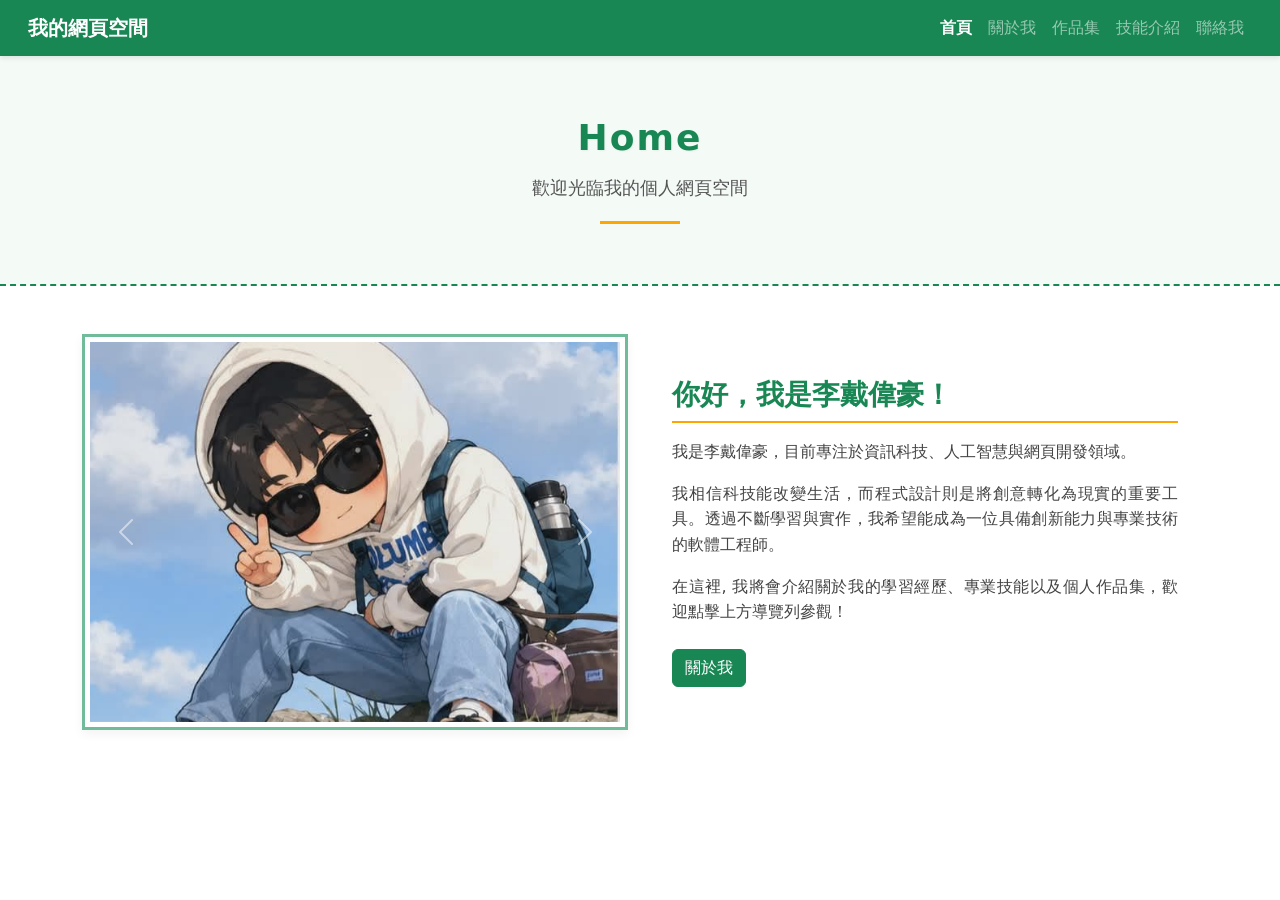
<file: index.html>
<!DOCTYPE html>
<html lang="zh-TW">

<head>
    <meta charset="UTF-8">
    <meta name="viewport" content="width=device-width, initial-scale=1.0">
    <title>首頁（Home）</title>
    <link rel="stylesheet" href="css/bootstrap.min.css">
    <link rel="stylesheet" href="css/style.css">
</head>

<body>
    <nav class="navbar navbar-expand-lg navbar-dark my-custom-nav px-3">
        <div class="container-fluid">
            <a class="navbar-brand fw-bold custom-brand" href="index.html" href="index.html">我的網頁空間</a>
            <div class="collapse navbar-collapse justify-content-end">
                <ul class="navbar-nav">
                    <li class="nav-item"><a class="nav-link active fw-bold " href="index.html">首頁</a></li>
                    <li class="nav-item"><a class="nav-link" href="about.html">關於我</a></li>
                    <li class="nav-item"><a class="nav-link" href="portfolio.html">作品集</a></li>
                    <li class="nav-item"><a class="nav-link" href="skills.html">技能介紹</a></li>
                    <li class="nav-item"><a class="nav-link" href="contact.html">聯絡我</a></li>
                </ul>
            </div>
        </div>
    </nav>

    <header class="homepage-hero-banner">
        <div class="container text-center">
            <h1 class="hero-title">Home</h1>
            <p class="hero-subtitle">歡迎光臨我的個人網頁空間</p>
            <div class="hero-divider"></div>
        </div>
    </header>

    <main class="container my-5">
        <div id="contents">

            <div class="row align-items-center">

                <div class="col-md-6 mb-4 mb-md-0">
                    <div id="carouselExampleControlsNoTouching" class="carousel slide index-carousel"
                        data-bs-touch="false" data-bs-ride="carousel">
                        <div class="carousel-inner">
                            <div class="carousel-item active">
                                <img src="img/1.jpg" class="d-block w-100" alt="照片一">
                            </div>
                            <div class="carousel-item">
                                <img src="img/2.jpg" class="d-block w-100" alt="照片二">
                            </div>
                            <div class="carousel-item">
                                <img src="img/3.jpg" class="d-block w-100" alt="照片三">
                            </div>
                        </div>
                        <button class="carousel-control-prev" type="button"
                            data-bs-target="#carouselExampleControlsNoTouching" data-bs-slide="prev">
                            <span class="carousel-control-prev-icon" aria-hidden="true"></span>
                            <span class="visually-hidden">Previous</span>
                        </button>
                        <button class="carousel-control-next" type="button"
                            data-bs-target="#carouselExampleControlsNoTouching" data-bs-slide="prev">
                            <span class="carousel-control-next-icon" aria-hidden="true"></span>
                            <span class="visually-hidden">Next</span>
                        </button>
                    </div>
                </div>

                <div class="col-md-6">
                    <div class="index-intro-text">
                        <h2 class="text-success fw-bold">你好，我是李戴偉豪！</h2>
                        <p class="mt-3">我是李戴偉豪，目前專注於資訊科技、人工智慧與網頁開發領域。</p>
                        <p>我相信科技能改變生活，而程式設計則是將創意轉化為現實的重要工具。透過不斷學習與實作，我希望能成為一位具備創新能力與專業技術的軟體工程師。</p>
                        <p>在這裡, 我將會介紹關於我的學習經歷、專業技能以及個人作品集，歡迎點擊上方導覽列參觀！</p>
                        <a href="about.html" class="btn btn-success mt-2">關於我</a>
                    </div>
                </div>

            </div>
        </div>
    </main>

    <script src="js/bootstrap.bundle.min.js"></script>
</body>

</html>
</file>
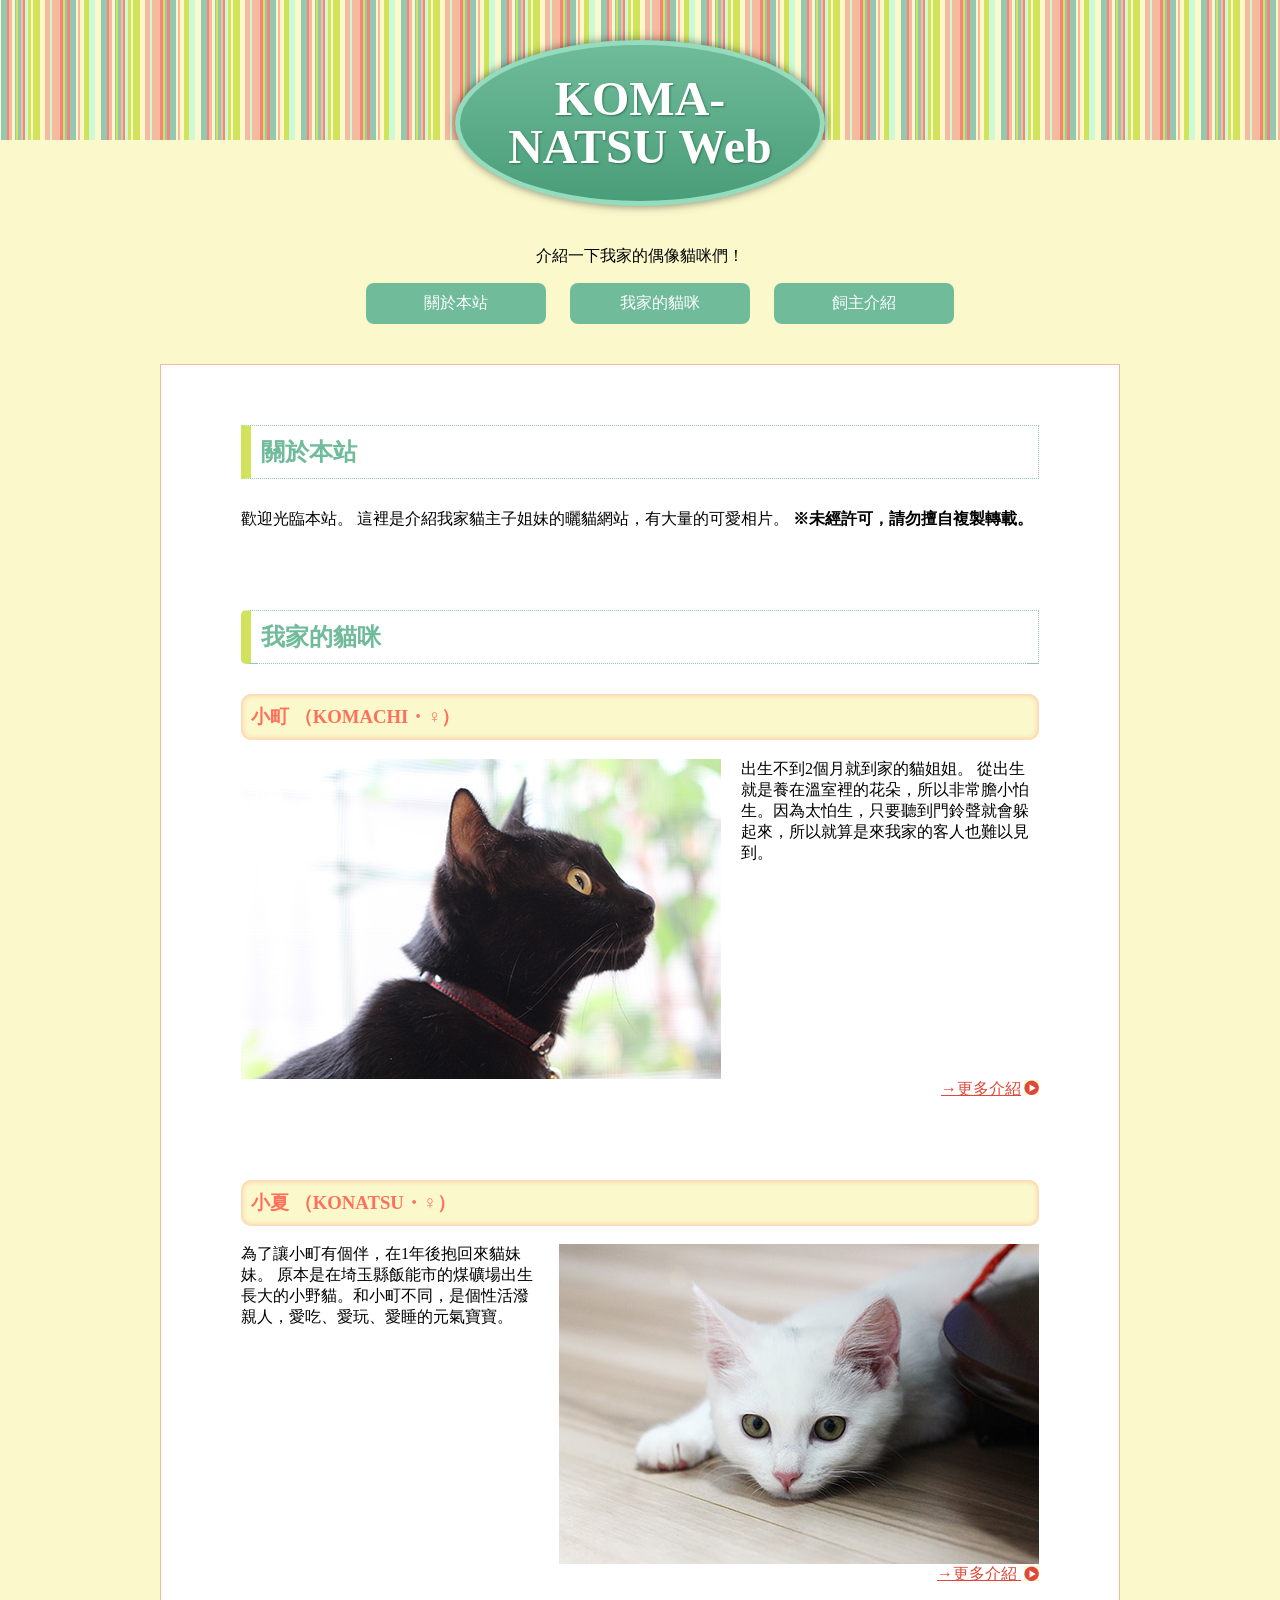
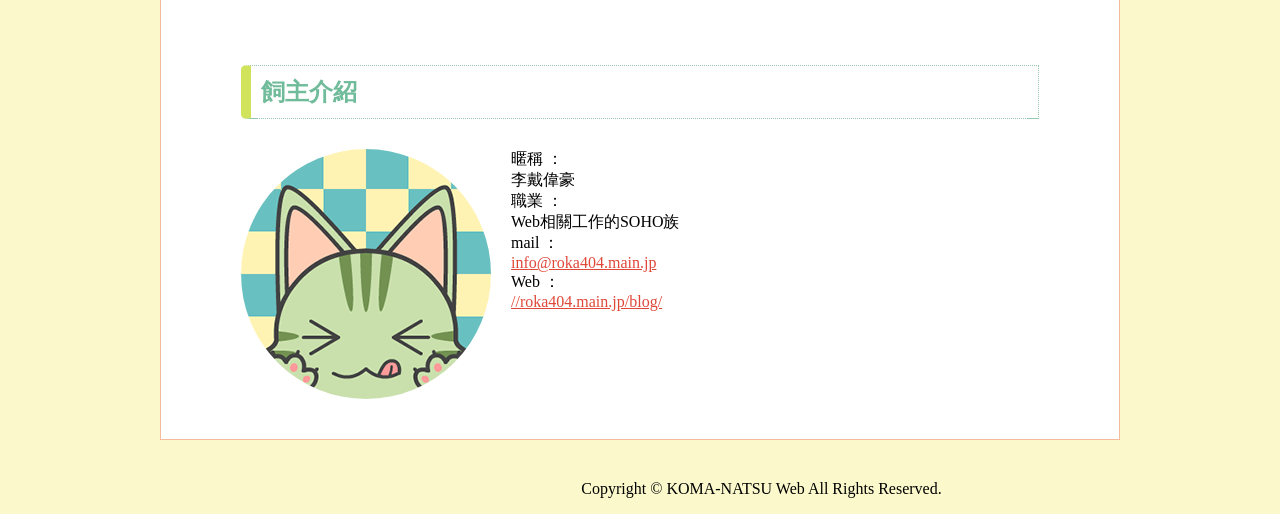
<file: 20260409/index.html>
<!DOCTYPE html>
<html lang="en">
<head>
    <meta charset="UTF-8">
    <meta name="keywords" content="">
    <title>KOMA-NATSU Web</title>
    <meta name="description" content="">
    <link rel="stylesheet" href="style.css" media="All">
    <link rel="preconnect" href="https://fonts.googleapis.com">
<link rel="preconnect" href="https://fonts.gstatic.com" crossorigin>
<link href="https://fonts.googleapis.com/css2?family=Limelight&display=swap" rel="stylesheet">
</head>



<h1>KOMA-NATSU Web</h1>
<p style="text-align: center;">介紹一下我家的偶像貓咪們！</p>
<nav>
<ul class="menu li" >
<li><a href="#intro">關於本站</a></li>
<li><a href="#cats">我家的貓咪</a></li>
<li><a href="#profile">飼主介紹</a></li>
</ul>
</nav>
<main id="contents">

    <section id="intro"> 
<h2 class="contents">關於本站</h2>   
<p>歡迎光臨本站。
這裡是介紹我家貓主子姐妹的曬貓網站，有大量的可愛相片。
<strong>※未經許可，請勿擅自複製轉載。</strong></p>
</section>

<section id="cats"> 
<h2 class="h">我家的貓咪</h2>

<section>
    <h3 class="h-sub">小町 <span>（KOMACHI・♀）</span></h3>
    <img src="img/komachi.jpg" width="480" height="320" alt=""
    class="imgl">
    <p>出生不到2個月就到家的貓姐姐。
從出生就是養在溫室裡的花朵，所以非常膽小怕生。因為太怕生，只要聽到門鈴聲就會躲起來，所以就算是來我家的客人也難以見到。</p>
    <p class="more clear"><a href="cats/komachi.html">→更多介紹</a></p>
</section>

<section>
    <h3 class="h-sub">小夏 <span>（KONATSU・♀）</span></h3>
    <img src="img/konatsu.jpg" width="480" height="320" alt=""
    class="imgr">
    <p>為了讓小町有個伴，在1年後抱回來貓妹妹。
    原本是在埼玉縣飯能市的煤礦場出生長大的小野貓。和小町不同，是個性活潑親人，愛吃、愛玩、愛睡的元氣寶寶。</p>
    <p class="more clear"><a href="cats/konatsu.html">→更多介紹 </a></p>
</section>

</section>

<section id="profile" class="clearfix"> 
    <h2 class="h">飼主介紹</h2>
    <img src="img/avatar.png" width="250" height="250" alt=""
    class="img-round imgl">

    <dl>
        <dt>暱稱 ： </dt><dd>李戴偉豪</dd>
        <dt>職業 ：</dt><dd>Web相關工作的SOHO族</dd>
        <dt>mail ：</dt><dd><a href="mailto:info@roka404.main.jp">info@roka404.main.jp</a></dd>
        <dt>Web ：</dt><dd><a href="http://roka404.main.jp/blog/"
                target="_blank">//roka404.main.jp/blog/</a></dd>
    </dl>

</section>
</main>
<footer>
    <p style="margin-left: 27vh;">Copyright © KOMA-NATSU Web All Rights Reserved.</p>
</footer>
</body>
</html>
</file>
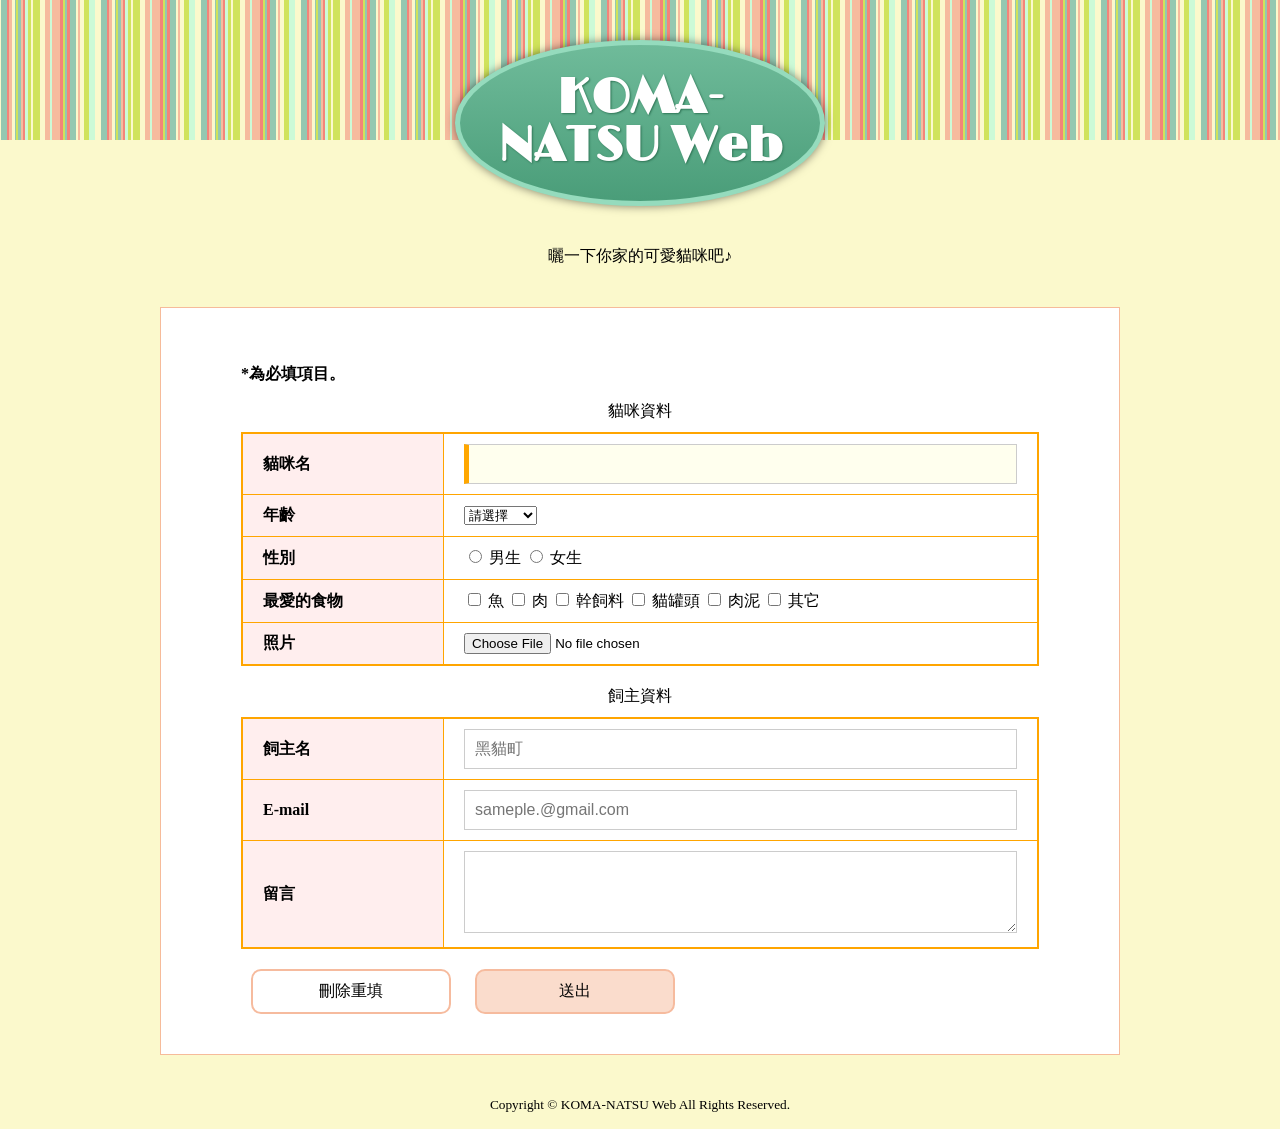
<file: 20260429/index.html>
<!DOCTYPE html>
<html lang="zh-TW">
<head>
<meta charset="UTF-8">
<title>KOMA-NATSU Web</title>
<meta name="keywords" content="貓咪,喵咪,喵星人,貓咪介紹,曬貓">
<meta name="description" content="介紹我家的貓咪們！還有大量可愛的貓照片。">
<link href="style.css" rel="stylesheet" media="all">
<link href="https://fonts.googleapis.com/css?family=Limelight" rel="stylesheet">
</head>

<body>
<header>
  <h1>KOMA-NATSU Web</h1>
  <p>曬一下你家的可愛貓咪吧♪</p>
</header>

<main id="contents">
  <form id="entryForm" action="#" method="post">
   <p><strong><span class="require">*</span>為必填項目。</strong></p>
   <table class="entryTable">
    <caption>貓咪資料</caption>
    <tr>
      <th>貓咪名</th>
      <td><input type="text", name="cat-name" required autofocus></td>

    </tr>
    <tr>
      <th>年齡</th>
      <td>
        <select name="age" required>
          <option value="" selected>請選擇</option>
          <option value="0">未滿1歲</option>
          <option value="1">1~5歲</option>
          <option value="2">6~10歲</option>
          <option value="3">11~15歲</option>
          <option value="4">16~20歲</option>
          <option value="5">20以上</option>
          <option value="6">不明</option>
        </select>
      </td>
    </tr>
    <tr>
      <th>性別</th>
      <td>
        <input type="radio" name="sex" id="male" value="男生">
        <label for="male">男生</label>
        <input type="radio" name="sex" id="female" value="女生">
        <label for="female">女生</label>
      </td>
    </tr>
    <tr>
      <th>最愛的食物</th>
      <td>
        <input type="checkbox" name="favorite" id="a" value="魚">
        <label for="a">魚</label>
        <input type="checkbox" name="favorite" id="b" value="肉" >
        <label for="b">肉</label>
        <input type="checkbox" name="favorite" id="c" value="幹飼料">
        <label for="c">幹飼料</label>
        <input type="checkbox" name="favorite" id="d" value="貓罐頭" >
        <label for="d">貓罐頭</label>
        <input type="checkbox" name="favorite" id="e" value="肉泥" >
        <label for="e">肉泥</label>
        <input type="checkbox" name="favorite" id="f" value="其它" >
        <label for="f">其它</label>
      </td>
    </tr>
    <tr>
      <th>照片</th>
      <td><input type="file" name="photo"></td>
    </tr>
   </table>
   <table class="entryTable">
    <caption>飼主資料</caption>
    <tr>
      <th>飼主名</th>
      <td><input type="text" name="name" placeholder="黑貓町"></td>
    </tr>
    <tr>
      <th>E-mail</th>
      <td><input type="email" name="email" placeholder="sameple.@gmail.com"></td>
    </tr>
    <tr>
      <th>留言</th>
      <td><textarea name="comment" cols="40" rows="4"></textarea></td>
    </tr>
   </table>
   <div class="entryBtns">
    <input type="reset" value="刪除重填">
    <input type="submit" value="送出">
   </div>
   </form>
</main>

<footer>
  <p><small>Copyright © KOMA-NATSU Web All Rights Reserved.</small></p>
</footer>
</body>
</html>
</file>
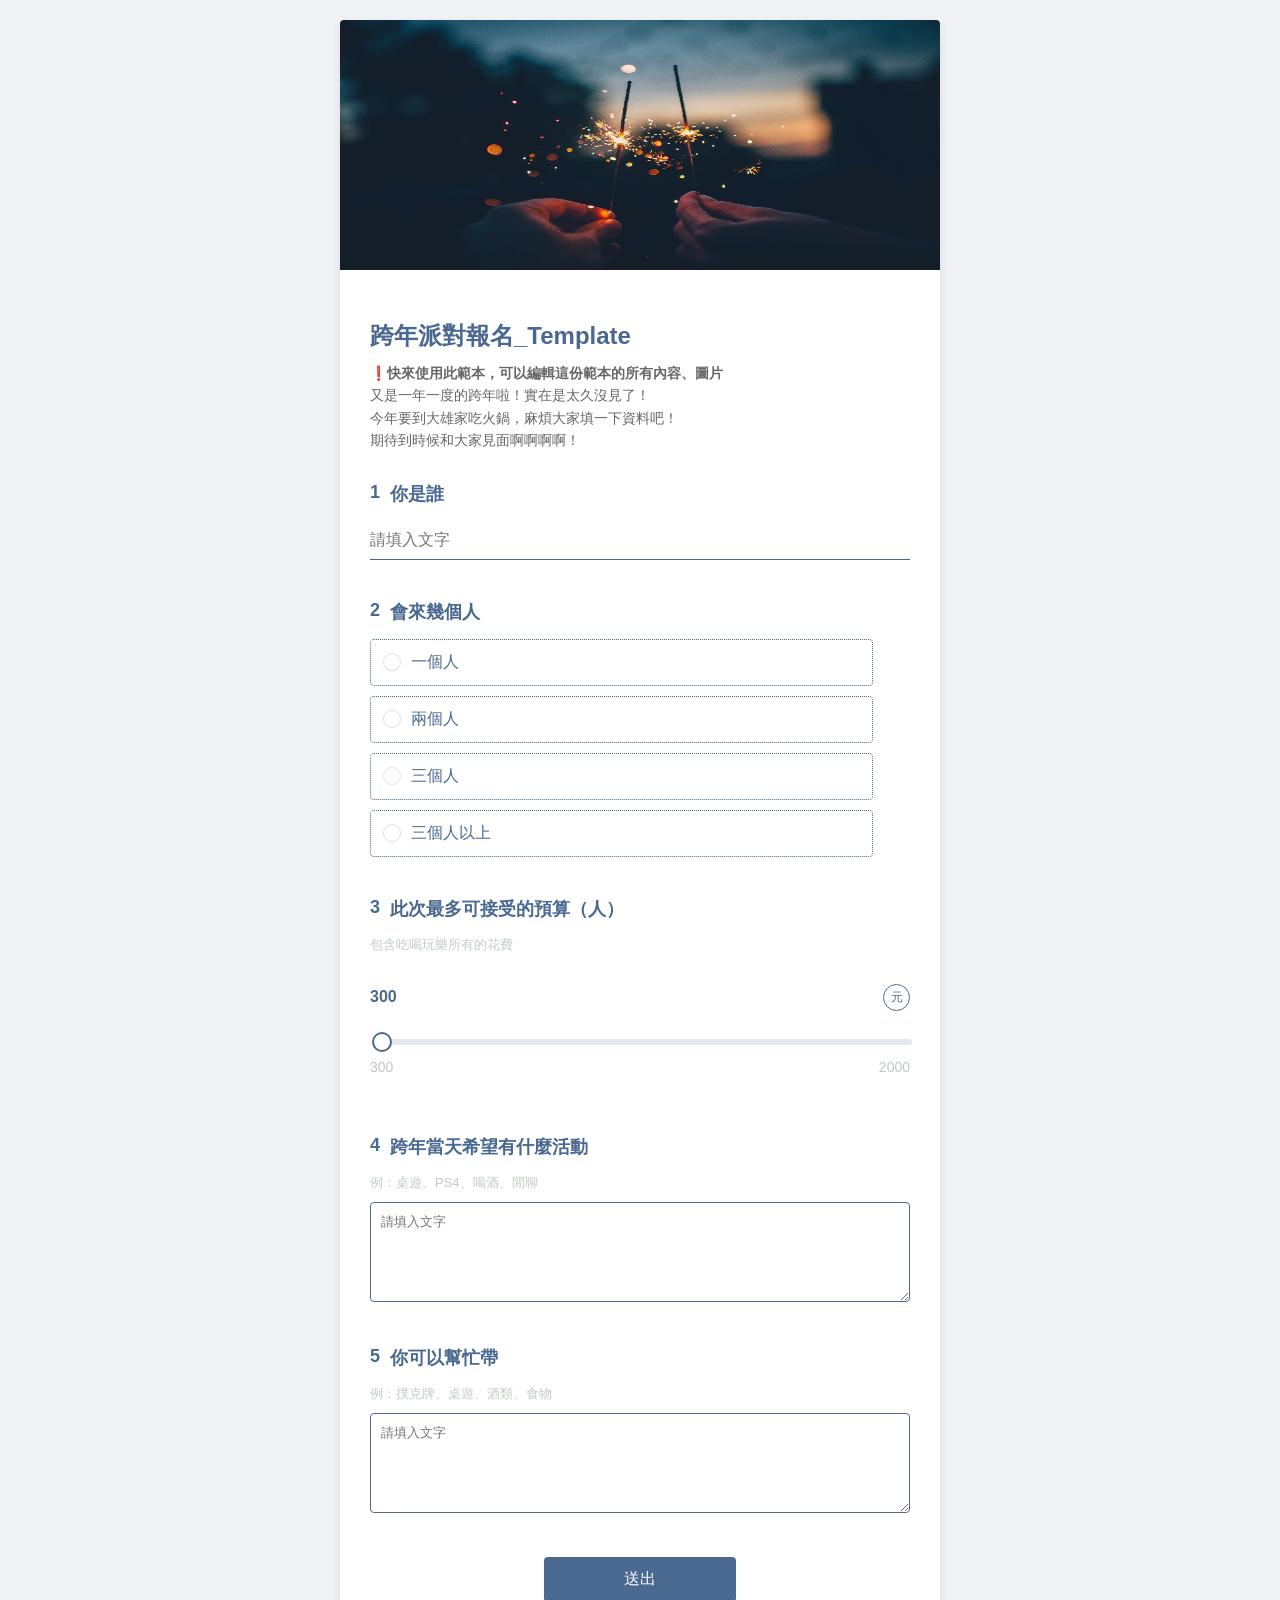
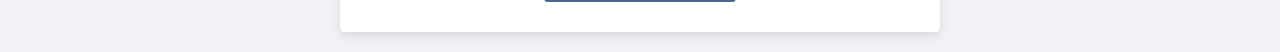
<file: 20260507/index.html>
<!DOCTYPE html>
<html lang="zh-TW">
<head>
    <meta charset="UTF-8">
    <meta name="viewport" content="width=device-width, initial-scale=1.0">
    <title>跨年派對報名表單</title>
    <link rel="stylesheet" href="style.css">
</head>
<body>

<div class="container">
    <img src="img/newyear.jpg" width="100%" height="250px">
    
    <div class="content">
        <h1>跨年派對報名_Template</h1>
        <div class="description indent">
            <strong>❗快來使用此範本，可以編輯這份範本的所有內容、圖片</strong><br>
            又是一年一度的跨年啦！實在是太久沒見了！<br>
            今年要到大雄家吃火鍋，麻煩大家填一下資料吧！<br>
            期待到時候和大家見面啊啊啊啊！
        </div>

        <form id="partyForm">
            <div class="question">
                <div class="question-title">
                    <span class="question-number">1</span> 你是誰
                </div>
                <input type="text" placeholder="請填入文字">
            </div>

            <div class="question">
                <div class="question-title">
                    <span class="question-number">2</span> 會來幾個人
                </div>
                <div class="options-grid">
                    <div class="option-item"><div class="radio-circle"></div> 一個人</div><br>
                    <div class="option-item"><div class="radio-circle"></div> 兩個人</div><br>
                    <div class="option-item"><div class="radio-circle"></div> 三個人</div><br>
                    <div class="option-item"><div class="radio-circle"></div> 三個人以上</div><br>
                </div>
            </div>

            <div class="question">
                <div class="question-title">
                    <span class="question-number">3</span> 此次最多可接受的預算（人）
                </div>
                <span class="sub-text">包含吃喝玩樂所有的花費</span>
                <div class="slider-container">
                    <div class="slider-header">
                        <span id="slider-value" style="color:#4a6991; font-weight:bold;">300</span>
                        <div class="currency-label">元</div>
                    </div>
                    <input type="range" id="budget-slider" min="300" max="2000" step="100" value="300">
                    <div class="slider-labels">
                        <span>300</span>
                        <span>2000</span>
                    </div>
                </div>
            </div>

            <div class="question">
                <div class="question-title">
                    <span class="question-number">4</span> 跨年當天希望有什麼活動
                </div>
                <span class="sub-text">例：桌遊、PS4、喝酒、閒聊</span>
                <textarea placeholder="請填入文字"></textarea>
            </div>

            <div class="question">
                <div class="question-title">
                    <span class="question-number">5</span> 你可以幫忙帶
                </div>
                <span class="sub-text">例：撲克牌、桌遊、酒類、食物</span>
                <textarea placeholder="請填入文字"></textarea>
            </div>

            <div class="submit-container">
                <button type="submit" class="btn-submit">送出</button>
            </div>
        </form>
    </div>
</div>

<script>
    const slider = document.getElementById("budget-slider");
    const output = document.getElementById("slider-value");

    slider.oninput = function() {
        output.innerHTML = this.value;
        const percent = (this.value - this.min) / (this.max - this.min) * 100;
        this.style.setProperty('--value', percent + '%');
    }
</script>

</body>
</html>
</file>
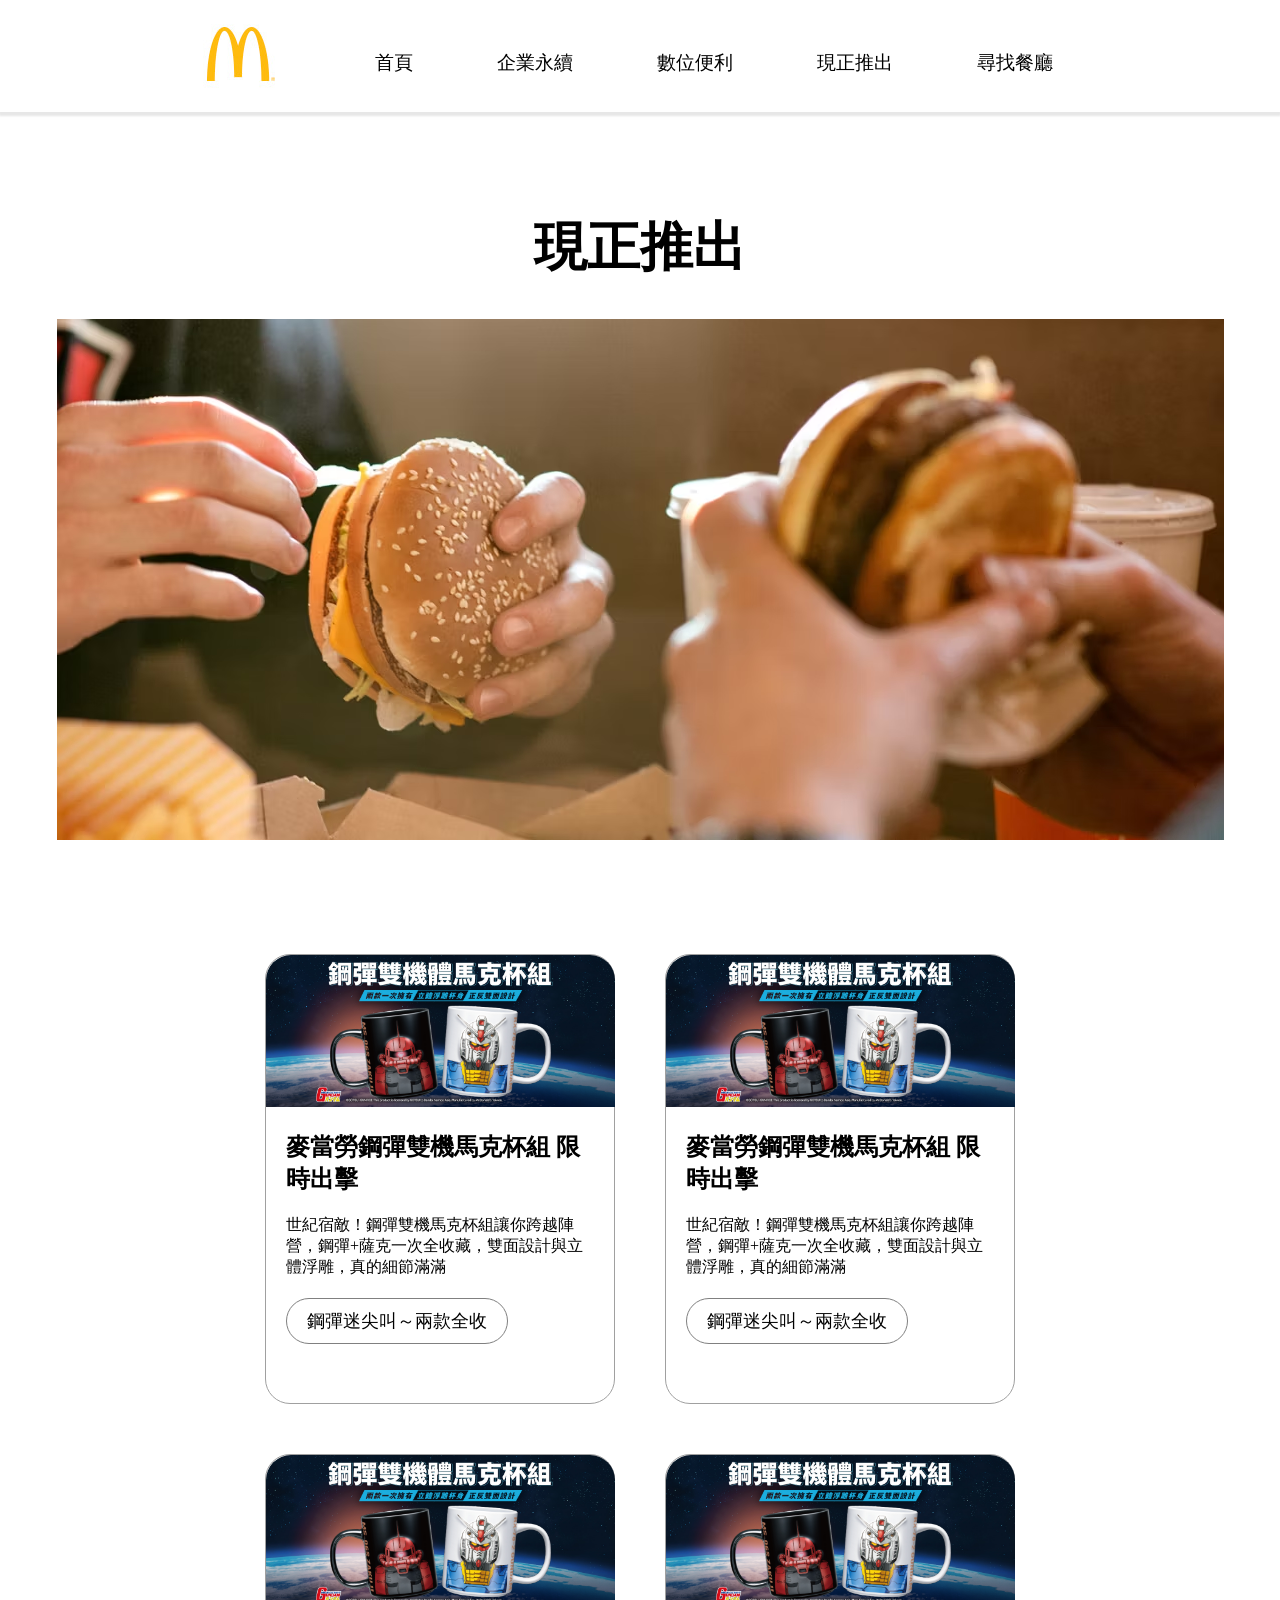
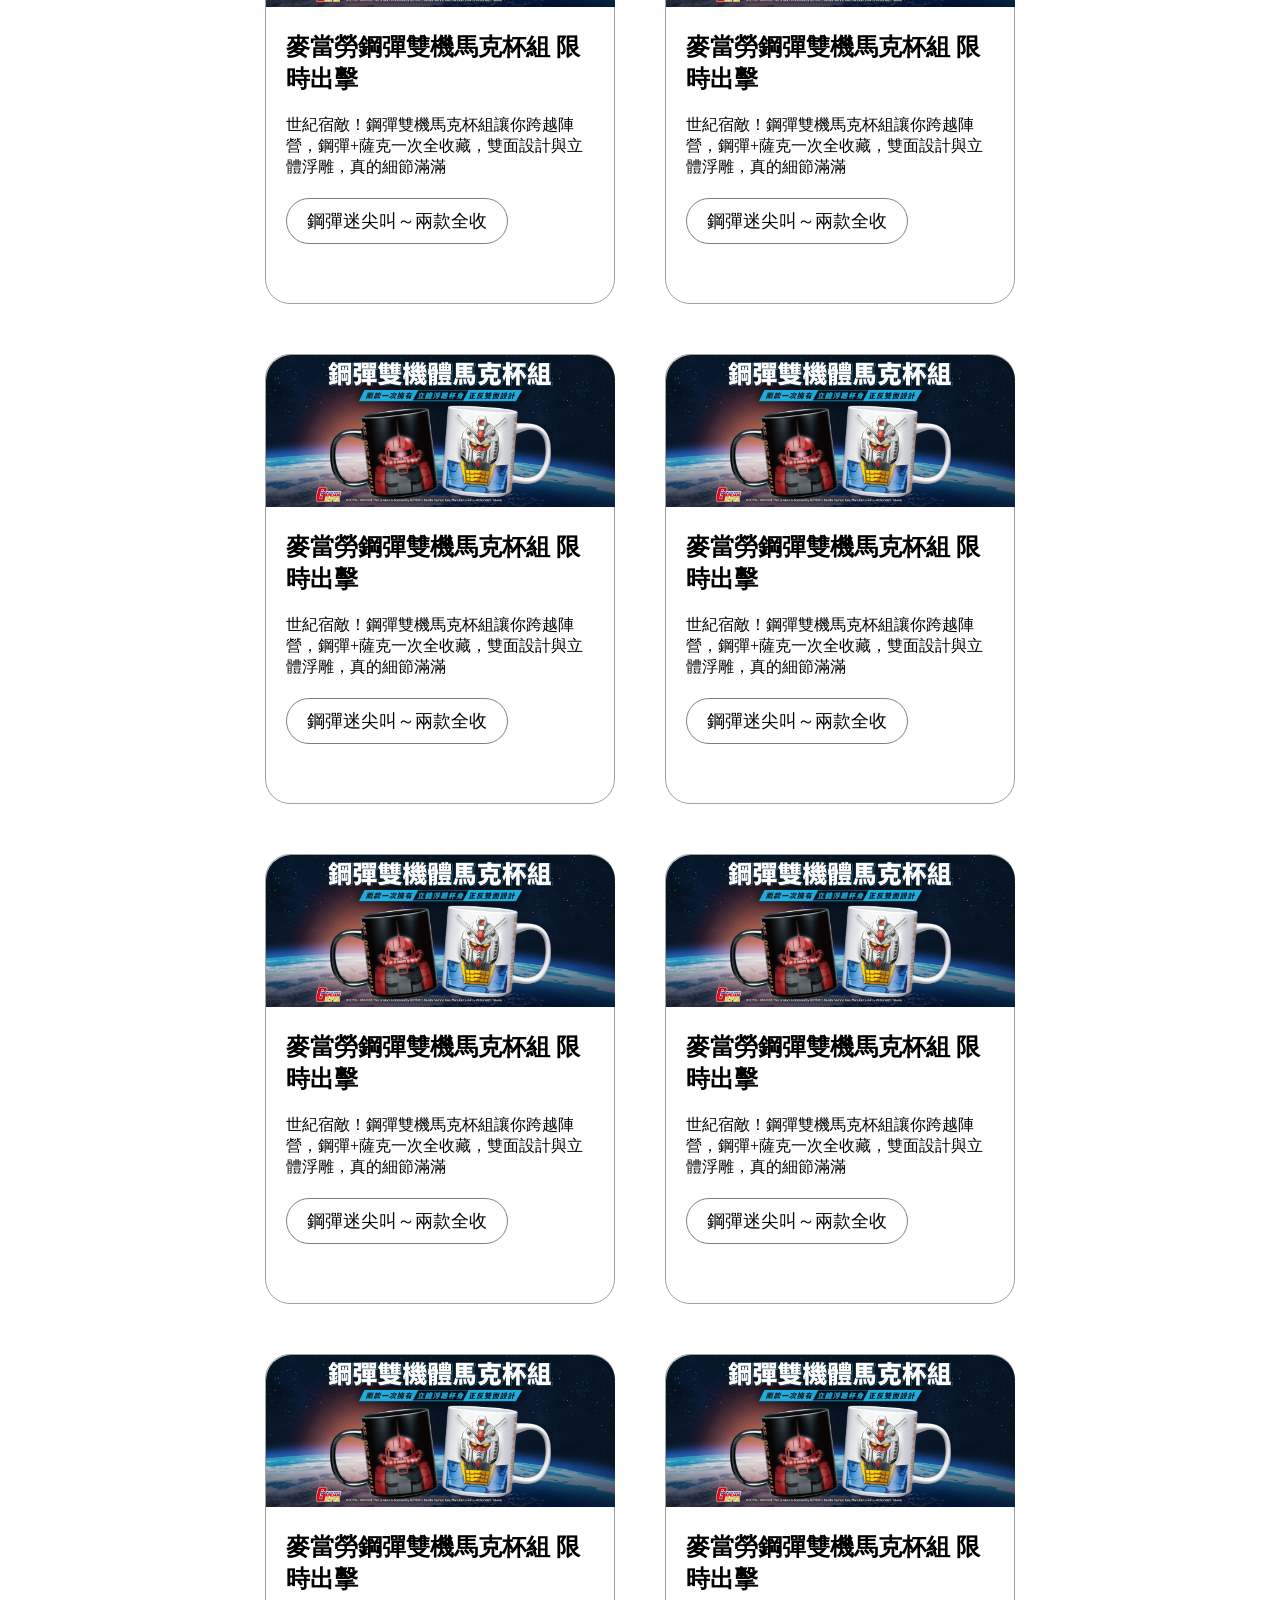
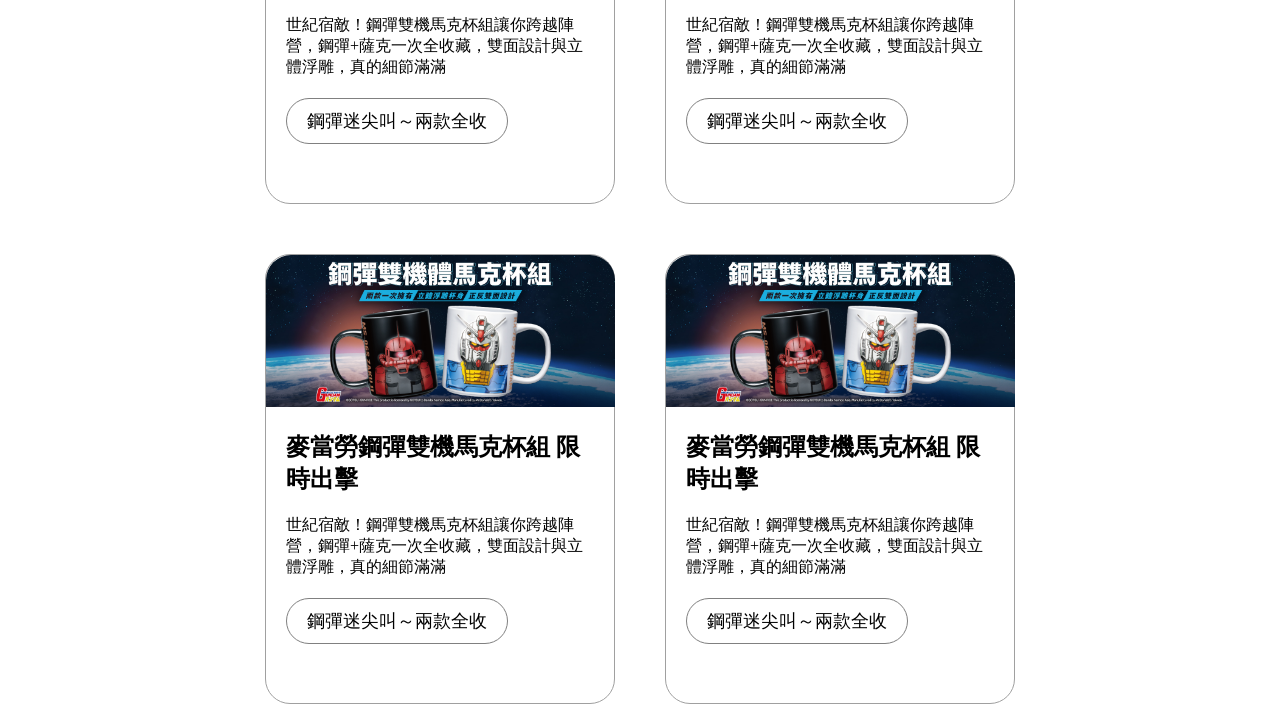
<file: 20260514/index.html>
<!DOCTYPE html>
<html lang="en">

<head>
    <meta charset="UTF-8">
    <meta name="viewport" content="width=device-width, initial-scale=1.0">
    <title>現正推出：2026 最新優惠與活動｜麥當勞 McDonald's</title>
    <link rel="shortcut icon" href="img/FullMenuLogo.png" type="image/x-icon">
    <link rel="stylesheet" href="style.css">
</head>

<body>

    <header>
        <a href="https://www.mcdonalds.com/tw/zh-tw.html"><img src="img/FullMenuLogo.png" alt=""></a>
        <nav class="menu">
            <ul>
                <li><a href="https://www.mcdonalds.com/tw/zh-tw.html">首頁</a></li>
                <li><a href="https://www.mcdonalds.com/tw/zh-tw/sustainability.html">企業永續</a></li>
                <li><a href="https://www.mcdonalds.com/tw/zh-tw/digital.html">數位便利</a></li>
                <li><a href="https://www.mcdonalds.com/tw/zh-tw/whats-hot.html">現正推出</a></li>
                <li><a href="https://www.mcdonalds.com/tw/zh-tw/restaurant-locator.html">尋找餐廳</a></li>
            </ul>
        </nav>
    </header>

    <main>
        <h1>現正推出</h1>
        <img src="img/whats-hot_PC2025_hero-desktop.avif" alt="">
    </main>

    <div class="product">
        <div class="item">
            <img src="img/item1.jpg" alt="">
            <h2>麥當勞鋼彈雙機馬克杯組 限時出擊</h2>
            <p>世紀宿敵！鋼彈雙機馬克杯組讓你跨越陣營，鋼彈+薩克一次全收藏，雙面設計與立體浮雕，真的細節滿滿</p>
            <input type="submit" value="鋼彈迷尖叫～兩款全收">
        </div>
        <div class="item">
            <img src="img/item1.jpg" alt="">
            <h2>麥當勞鋼彈雙機馬克杯組 限時出擊</h2>
            <p>世紀宿敵！鋼彈雙機馬克杯組讓你跨越陣營，鋼彈+薩克一次全收藏，雙面設計與立體浮雕，真的細節滿滿</p>
            <input type="submit" value="鋼彈迷尖叫～兩款全收">
        </div>
        <div class="item">
            <img src="img/item1.jpg" alt="">
            <h2>麥當勞鋼彈雙機馬克杯組 限時出擊</h2>
            <p>世紀宿敵！鋼彈雙機馬克杯組讓你跨越陣營，鋼彈+薩克一次全收藏，雙面設計與立體浮雕，真的細節滿滿</p>
            <input type="submit" value="鋼彈迷尖叫～兩款全收">
        </div>
        <div class="item">
            <img src="img/item1.jpg" alt="">
            <h2>麥當勞鋼彈雙機馬克杯組 限時出擊</h2>
            <p>世紀宿敵！鋼彈雙機馬克杯組讓你跨越陣營，鋼彈+薩克一次全收藏，雙面設計與立體浮雕，真的細節滿滿</p>
            <input type="submit" value="鋼彈迷尖叫～兩款全收">
        </div>
        <div class="item">
            <img src="img/item1.jpg" alt="">
            <h2>麥當勞鋼彈雙機馬克杯組 限時出擊</h2>
            <p>世紀宿敵！鋼彈雙機馬克杯組讓你跨越陣營，鋼彈+薩克一次全收藏，雙面設計與立體浮雕，真的細節滿滿</p>
            <input type="submit" value="鋼彈迷尖叫～兩款全收">
        </div>
        <div class="item">
            <img src="img/item1.jpg" alt="">
            <h2>麥當勞鋼彈雙機馬克杯組 限時出擊</h2>
            <p>世紀宿敵！鋼彈雙機馬克杯組讓你跨越陣營，鋼彈+薩克一次全收藏，雙面設計與立體浮雕，真的細節滿滿</p>
            <input type="submit" value="鋼彈迷尖叫～兩款全收">
        </div>
        <div class="item">
            <img src="img/item1.jpg" alt="">
            <h2>麥當勞鋼彈雙機馬克杯組 限時出擊</h2>
            <p>世紀宿敵！鋼彈雙機馬克杯組讓你跨越陣營，鋼彈+薩克一次全收藏，雙面設計與立體浮雕，真的細節滿滿</p>
            <input type="submit" value="鋼彈迷尖叫～兩款全收">
        </div>
        <div class="item">
            <img src="img/item1.jpg" alt="">
            <h2>麥當勞鋼彈雙機馬克杯組 限時出擊</h2>
            <p>世紀宿敵！鋼彈雙機馬克杯組讓你跨越陣營，鋼彈+薩克一次全收藏，雙面設計與立體浮雕，真的細節滿滿</p>
            <input type="submit" value="鋼彈迷尖叫～兩款全收">
        </div>
        <div class="item">
            <img src="img/item1.jpg" alt="">
            <h2>麥當勞鋼彈雙機馬克杯組 限時出擊</h2>
            <p>世紀宿敵！鋼彈雙機馬克杯組讓你跨越陣營，鋼彈+薩克一次全收藏，雙面設計與立體浮雕，真的細節滿滿</p>
            <input type="submit" value="鋼彈迷尖叫～兩款全收">
        </div>
        <div class="item">
            <img src="img/item1.jpg" alt="">
            <h2>麥當勞鋼彈雙機馬克杯組 限時出擊</h2>
            <p>世紀宿敵！鋼彈雙機馬克杯組讓你跨越陣營，鋼彈+薩克一次全收藏，雙面設計與立體浮雕，真的細節滿滿</p>
            <input type="submit" value="鋼彈迷尖叫～兩款全收">
        </div>
        <div class="item">
            <img src="img/item1.jpg" alt="">
            <h2>麥當勞鋼彈雙機馬克杯組 限時出擊</h2>
            <p>世紀宿敵！鋼彈雙機馬克杯組讓你跨越陣營，鋼彈+薩克一次全收藏，雙面設計與立體浮雕，真的細節滿滿</p>
            <input type="submit" value="鋼彈迷尖叫～兩款全收">
        </div>
        <div class="item">
            <img src="img/item1.jpg" alt="">
            <h2>麥當勞鋼彈雙機馬克杯組 限時出擊</h2>
            <p>世紀宿敵！鋼彈雙機馬克杯組讓你跨越陣營，鋼彈+薩克一次全收藏，雙面設計與立體浮雕，真的細節滿滿</p>
            <input type="submit" value="鋼彈迷尖叫～兩款全收">
        </div>
    </div>
</body>

</html>
</file>
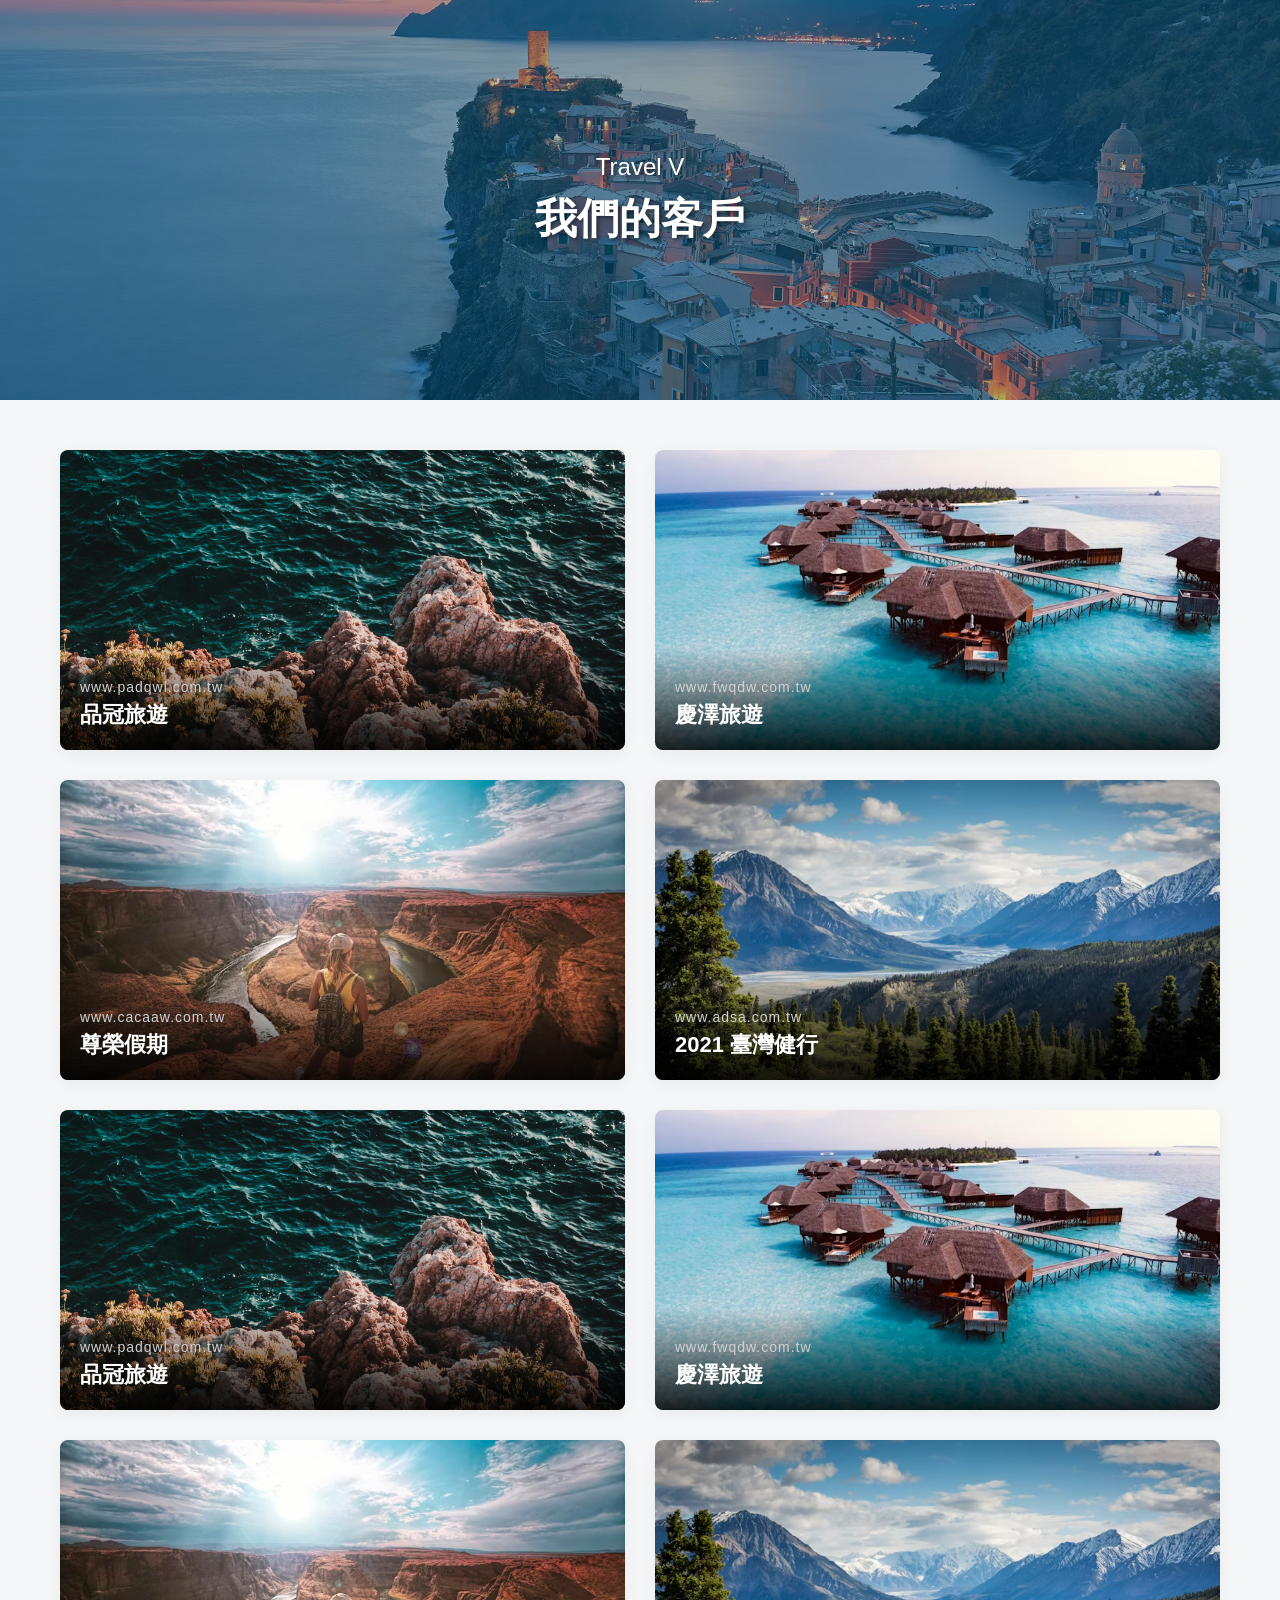
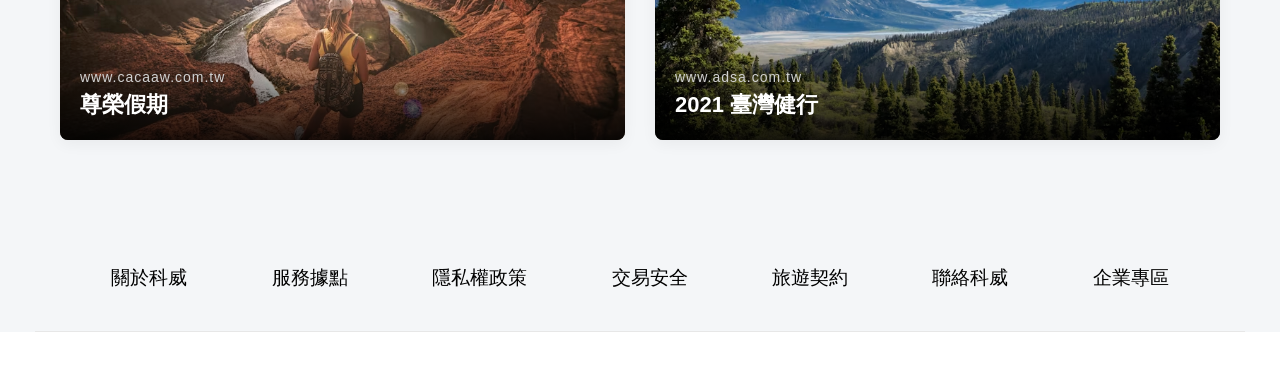
<file: 20260521/index.html>
<!DOCTYPE html>
<html lang="vi">
<head>
    <meta charset="UTF-8">
    <meta name="viewport" content="width=device-width, initial-scale=1.0">
    <title>TravelV</title>
    <link rel="shortcut icon" href="img/icon.jfif" type="image/x-icon">
    <link rel="stylesheet" href="style.css">
</head>
<main>
    <header class="hero">
        <h1>Travel V</h1>
        <h2>我們的客戶</h2>
    </header>

    <section class="portfolio-section">
        <div class="container">
            
            <div class="item">
                <div class="imageWrapper">
                    <img src="img/5.jpg" alt="品冠旅遊">
                </div>
                <div class="imageOverlay">
                    <p class="web-url">www.padqwl.com.tw</p>
                    <h3 class="web-title">品冠旅遊</h3>
                </div>
            </div>

            <div class="item">
                <div class="imageWrapper">
                    <img src="img/2.avif" alt="慶澤旅遊">
                </div>
                <div class="imageOverlay">
                    <p class="web-url">www.fwqdw.com.tw</p>
                    <h3 class="web-title">慶澤旅遊</h3>
                </div>
            </div>

            <div class="item">
                <div class="imageWrapper">
                    <img src="img/3.avif" alt="尊榮假期">
                </div>
                <div class="imageOverlay">
                    <p class="web-url">www.cacaaw.com.tw</p>
                    <h3 class="web-title">尊榮假期</h3>
                </div>
            </div>

            <div class="item">
                <div class="imageWrapper">
                    <img src="img/4.avif" alt="臺灣健行">
                </div>
                <div class="imageOverlay">
                    <p class="web-url">www.adsa.com.tw</p>
                    <h3 class="web-title">2021 臺灣健行</h3>
                </div>
            </div>
            <div class="item">
                <div class="imageWrapper">
                    <img src="img/5.jpg" alt="品冠旅遊">
                </div>
                <div class="imageOverlay">
                    <p class="web-url">www.padqwl.com.tw</p>
                    <h3 class="web-title">品冠旅遊</h3>
                </div>
            </div>

            <div class="item">
                <div class="imageWrapper">
                    <img src="img/2.avif" alt="慶澤旅遊">
                </div>
                <div class="imageOverlay">
                    <p class="web-url">www.fwqdw.com.tw</p>
                    <h3 class="web-title">慶澤旅遊</h3>
                </div>
            </div>

            <div class="item">
                <div class="imageWrapper">
                    <img src="img/3.avif" alt="尊榮假期">
                </div>
                <div class="imageOverlay">
                    <p class="web-url">www.cacaaw.com.tw</p>
                    <h3 class="web-title">尊榮假期</h3>
                </div>
            </div>

            <div class="item">
                <div class="imageWrapper">
                    <img src="img/4.avif" alt="臺灣健行">
                </div>
                <div class="imageOverlay">
                    <p class="web-url">www.adsa.com.tw</p>
                    <h3 class="web-title">2021 臺灣健行</h3>
                </div>
            </div>
        </div>
    </section>

    <nav>
        <ul class="menu">
            <li><a href="https://demo1.fillo.com.tw/about">關於科威</a></li>
            <li><a href="https://demo1.fillo.com.tw/office">服務據點</a></li>
            <li><a href="https://demo1.fillo.com.tw/privacy">隱私權政策</a></li>
            <li><a href="https://demo1.fillo.com.tw/safety">交易安全</a></li>
            <li><a href="https://demo1.fillo.com.tw/contract">旅遊契約</a></li>
            <li><a href="https://demo1.fillo.com.tw/contact">聯絡科威</a></li>
            <li><a href="https://cowelld1.travel.net.tw/eweb_cowelld1/b2e/b2e_area.asp">企業專區</a></li>
        </ul>
    </nav>
</main>
</html>
</file>
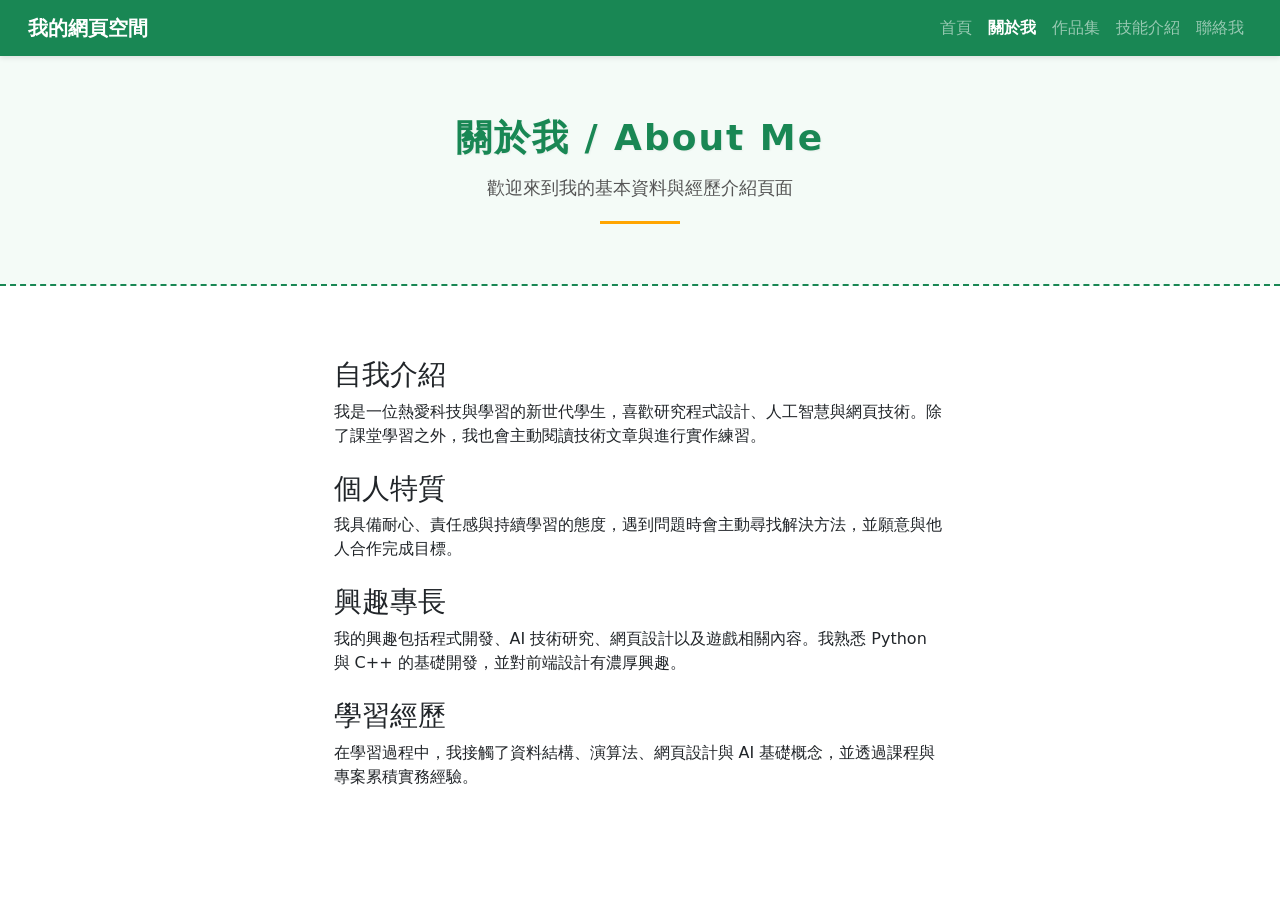
<file: about.html>
<!DOCTYPE html>
<html lang="zh-TW">
<head>
    <meta charset="UTF-8">
    <meta name="viewport" content="width=device-width, initial-scale=1.0">
    <title>關於我 - 我的網頁空間</title>
    <link rel="stylesheet" href="css/bootstrap.min.css">
    <link rel="stylesheet" href="css/style.css">
</head>
<body>

    <nav class="navbar navbar-expand-lg navbar-dark my-custom-nav px-3">
        <div class="container-fluid">
            <a class="navbar-brand fw-bold custom-brand" href="index.html">我的網頁空間</a>
            <div class="collapse navbar-collapse justify-content-end">
                <ul class="navbar-nav">
                    <li class="nav-item"><a class="nav-link" href="index.html">首頁</a></li>
                    <li class="nav-item"><a class="nav-link active fw-bold" href="about.html">關於我</a></li>
                    <li class="nav-item"><a class="nav-link" href="portfolio.html">作品集</a></li>
                    <li class="nav-item"><a class="nav-link" href="skills.html">技能介紹</a></li>
                    <li class="nav-item"><a class="nav-link" href="contact.html">聯絡我</a></li>
                </ul>
            </div>
        </div>
    </nav>

    <header class="homepage-hero-banner">
        <div class="container text-center">
            <h1 class="hero-title">關於我 / About Me</h1>
            <p class="hero-subtitle">歡迎來到我的基本資料與經歷介紹頁面</p>
            <div class="hero-divider"></div>
        </div>
    </header>

    <main class="container my-5">
        <div id="contents" class="p-4">
            
            <div class="row justify-content-center">
                
                <div class="col-md-8 col-lg-7">

                    <div class="about-simple-box mb-4">
                        <h3 class="simple-box-title">自我介紹</h3>
                        <p class="mb-0">我是一位熱愛科技與學習的新世代學生，喜歡研究程式設計、人工智慧與網頁技術。除了課堂學習之外，我也會主動閱讀技術文章與進行實作練習。</p>
                    </div>

                    <div class="about-simple-box mb-4">
                        <h3 class="simple-box-title">個人特質</h3>
                        <p class="mb-0">我具備耐心、責任感與持續學習的態度，遇到問題時會主動尋找解決方法，並願意與他人合作完成目標。</p>
                    </div>

                    <div class="about-simple-box mb-4">
                        <h3 class="simple-box-title">興趣專長</h3>
                        <p class="mb-0">我的興趣包括程式開發、AI 技術研究、網頁設計以及遊戲相關內容。我熟悉 Python 與 C++ 的基礎開發，並對前端設計有濃厚興趣。</p>
                    </div>

                    <div class="about-simple-box">
                        <h3 class="simple-box-title">學習經歷</h3>
                        <p class="mb-0">在學習過程中，我接觸了資料結構、演算法、網頁設計與 AI 基礎概念，並透過課程與專案累積實務經驗。</p>
                    </div>

                </div> </div> </div>
    </main>



    <script src="js/bootstrap.bundle.min.js"></script>
</body>
</html>
</file>
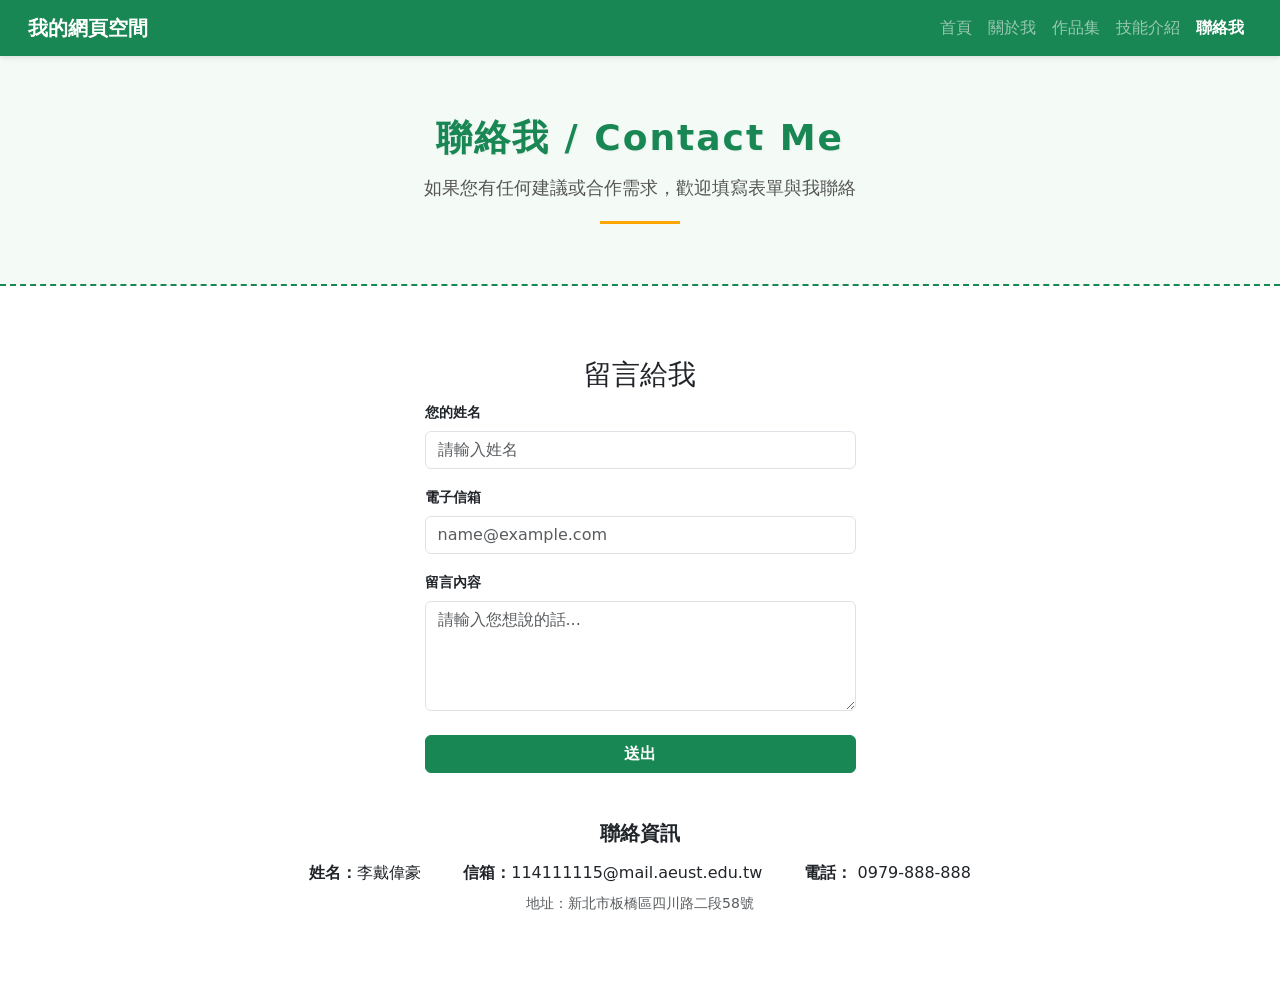
<file: contact.html>
<!DOCTYPE html>
<html lang="zh-TW">
<head>
    <meta charset="UTF-8">
    <meta name="viewport" content="width=device-width, initial-scale=1.0">
    <title>聯絡我 - 我的網頁空間</title>
    <link rel="stylesheet" href="css/bootstrap.min.css">
    <link rel="stylesheet" href="css/style.css">
</head>
<body>

    <nav class="navbar navbar-expand-lg navbar-dark my-custom-nav px-3">
        <div class="container-fluid">
            <a class="navbar-brand fw-bold custom-brand" href="index.html">我的網頁空間</a>
            <div class="collapse navbar-collapse justify-content-end">
                <ul class="navbar-nav">
                    <li class="nav-item"><a class="nav-link" href="index.html">首頁</a></li>
                    <li class="nav-item"><a class="nav-link" href="about.html">關於我</a></li>
                    <li class="nav-item"><a class="nav-link" href="portfolio.html">作品集</a></li>
                    <li class="nav-item"><a class="nav-link" href="skills.html">技能介紹</a></li>
                    <li class="nav-item"><a class="nav-link active fw-bold" href="contact.html">聯絡我</a></li>
                </ul>
            </div>
        </div>
    </nav>

    <header class="homepage-hero-banner">
        <div class="container text-center">
            <h1 class="hero-title">聯絡我 / Contact Me</h1>
            <p class="hero-subtitle">如果您有任何建議或合作需求，歡迎填寫表單與我聯絡</p>
            <div class="hero-divider"></div>
        </div>
    </header>

    <main class="container my-5">
        <div id="contents" class="p-4">
            
            <div class="row justify-content-center">
                <div class="col-md-6 col-lg-5">
                    
                    <div class="contact-login-box">
                        <h3 class="contact-box-title text-center">留言給我</h3>
                        
                        <form onsubmit="return false;">
                            <div class="mb-3">
                                <label for="userName" class="form-label fw-bold small">您的姓名</label>
                                <input type="text" class="form-control custom-form-input" id="userName" placeholder="請輸入姓名" required>
                            </div>
                            
                            <div class="mb-3">
                                <label for="userEmail" class="form-label fw-bold small">電子信箱</label>
                                <input type="email" class="form-control custom-form-input" id="userEmail" placeholder="name@example.com" required>
                            </div>
                            
                            <div class="mb-3">
                                <label for="userMessage" class="form-label fw-bold small">留言內容</label>
                                <textarea class="form-control custom-form-input" id="userMessage" rows="4" placeholder="請輸入您想說的話..." required></textarea>
                            </div>
                            
                            <button type="submit" class="btn btn-success custom-submit-btn w-100 fw-bold mt-2">送出</button>
                        </form>
                    </div>

                </div>
            </div> <div class="row justify-content-center mt-5">
                <div class="col-md-10 col-lg-8">
                    <div class="contact-bottom-info">
                        <h5 class="bottom-info-title text-center fw-bold">聯絡資訊</h5>
                        
                        <div class="d-flex flex-column flex-md-row justify-content-around text-center mt-3 simple-text-list">
                            <p class="mb-2 mb-md-0"><strong>姓名：</strong>李戴偉豪</p>
                            <p class="mb-2 mb-md-0"><strong>信箱：</strong>114111115@mail.aeust.edu.tw</p>
                            <p class="mb-2 mb-md-0"><strong>電話：</strong> 0979-888-888</p>
                        </div>
                        <p class="text-center mt-2 mb-0 small text-muted">地址：新北市板橋區四川路二段58號</p>
                    </div>
                </div>
            </div>

        </div>
    </main>

    <script src="js/bootstrap.bundle.min.js"></script>
</body>
</html>
</file>
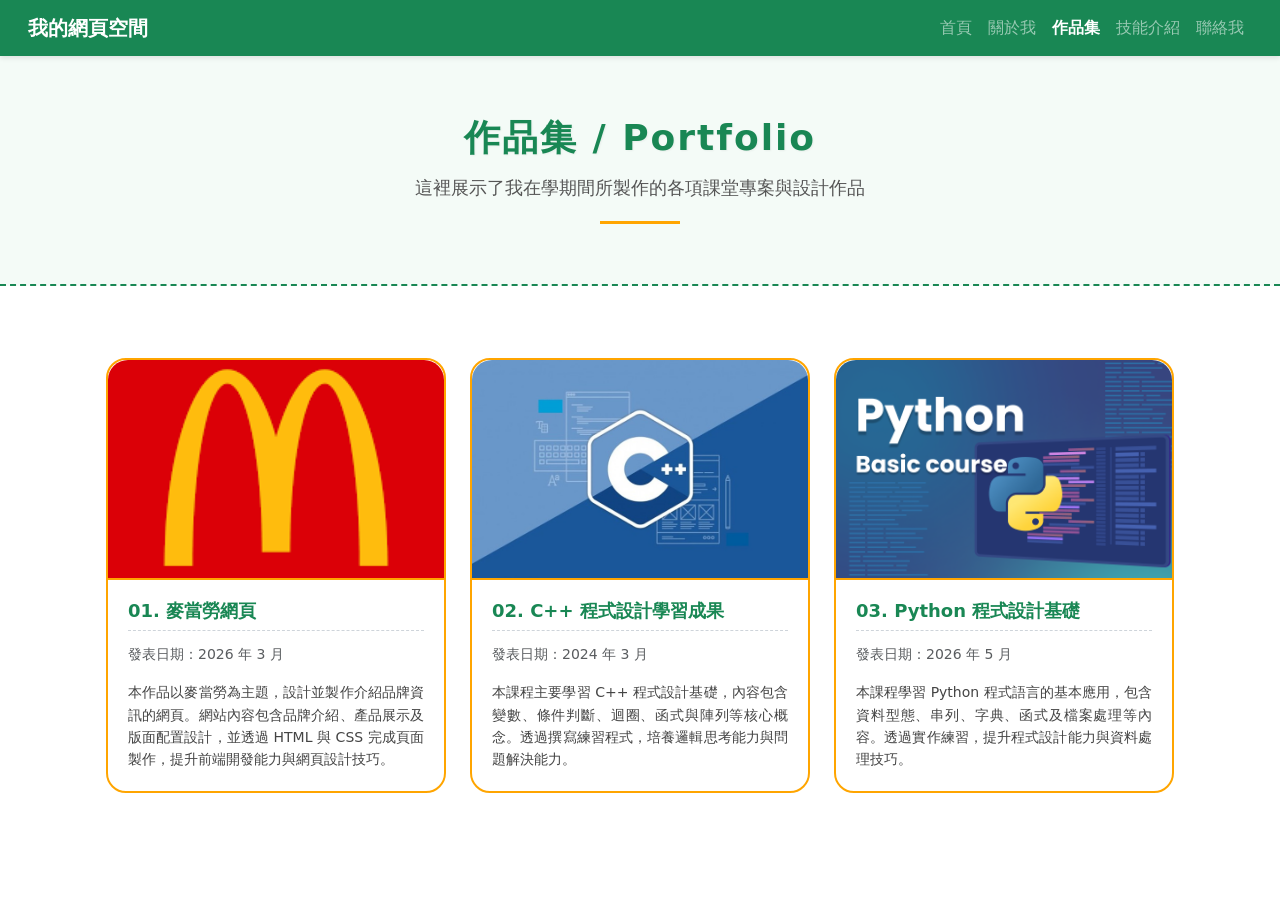
<file: portfolio.html>
<!DOCTYPE html>
<html lang="zh-TW">

<head>
    <meta charset="UTF-8">
    <meta name="viewport" content="width=device-width, initial-scale=1.0">
    <title>作品集 - 我的網頁空間</title>
    <link rel="stylesheet" href="css/bootstrap.min.css">
    <link rel="stylesheet" href="css/style.css">
</head>

<body>

    <nav class="navbar navbar-expand-lg navbar-dark my-custom-nav px-3">
        <div class="container-fluid">
            <a class="navbar-brand fw-bold custom-brand" href="index.html">我的網頁空間</a>
            <div class="collapse navbar-collapse justify-content-end">
                <ul class="navbar-nav">
                    <li class="nav-item"><a class="nav-link" href="index.html">首頁</a></li>
                    <li class="nav-item"><a class="nav-link" href="about.html">關於我</a></li>
                    <li class="nav-item"><a class="nav-link active fw-bold" href="portfolio.html">作品集</a></li>
                    <li class="nav-item"><a class="nav-link" href="skills.html">技能介紹</a></li>
                    <li class="nav-item"><a class="nav-link" href="contact.html">聯絡我</a></li>
                </ul>
            </div>
        </div>
    </nav>

    <header class="homepage-hero-banner">
        <div class="container text-center">
            <h1 class="hero-title">作品集 / Portfolio</h1>
            <p class="hero-subtitle">這裡展示了我在學期間所製作的各項課堂專案與設計作品</p>
            <div class="hero-divider"></div>
        </div>
    </header>

    <main class="container my-5">
        <div id="contents" class="p-4">

            <div class="row row-cols-1 row-cols-md-3 g-4">

                <div class="col">
                    <div class="card h-100 custom-portfolio-card">
                        <img src="/img/mcdo.png" class="card-img-top portfolio-card-img" alt="">
                        <div class="card-body">
                            <h5 class="card-title fw-bold">01. 麥當勞網頁</h5>
                            <p class="card-text text-muted small">發表日期：2026 年 3 月</p>
                            <p class="card-text">本作品以麥當勞為主題，設計並製作介紹品牌資訊的網頁。網站內容包含品牌介紹、產品展示及版面配置設計，並透過 HTML 與 CSS
                                完成頁面製作，提升前端開發能力與網頁設計技巧。</p>
                        </div>
                    </div>
                </div>

                <div class="col">
                    <div class="card h-100 custom-portfolio-card">
                        <img src="img/blog1.jpg" class="card-img-top portfolio-card-img" alt="">
                        <div class="card-body">
                            <h5 class="card-title fw-bold">02. C++ 程式設計學習成果</h5>
                            <p class="card-text text-muted small">發表日期：2024 年 3 月</p>
                            <p class="card-text">本課程主要學習 C++ 程式設計基礎，內容包含變數、條件判斷、迴圈、函式與陣列等核心概念。透過撰寫練習程式，培養邏輯思考能力與問題解決能力。
                            </p>
                        </div>
                    </div>
                </div>


                <div class="col">
                    <div class="card h-100 custom-portfolio-card">
                        <img src="img/py.png" class="card-img-top portfolio-card-img" alt="個人網頁開發">
                        <div class="card-body">
                            <h5 class="card-title fw-bold">03. Python 程式設計基礎</h5>
                            <p class="card-text text-muted small">發表日期：2026 年 5 月</p>
                            <p class="card-text">本課程學習 Python 程式語言的基本應用，包含資料型態、串列、字典、函式及檔案處理等內容。透過實作練習，提升程式設計能力與資料處理技巧。
                            </p>
                        </div>
                    </div>
                </div>

            </div>
        </div>
    </main>



    <script src="js/bootstrap.bundle.min.js"></script>
</body>

</html>
</file>
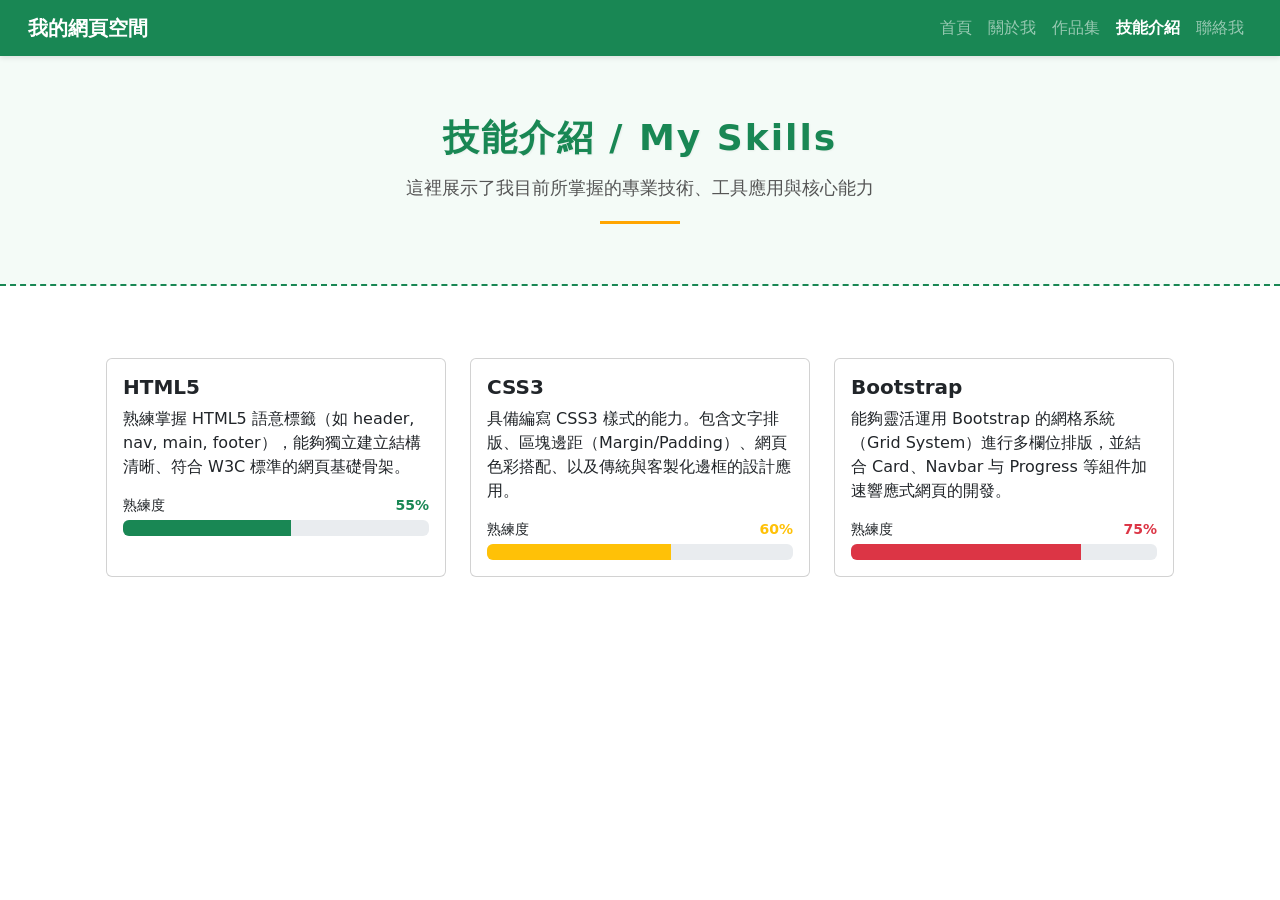
<file: skills.html>
<!DOCTYPE html>
<html lang="zh-TW">
<head>
    <meta charset="UTF-8">
    <meta name="viewport" content="width=device-width, initial-scale=1.0">
    <title>技能介紹 - 我的網頁空間</title>
    <link rel="stylesheet" href="css/bootstrap.min.css">
    <link rel="stylesheet" href="css/style.css">
</head>
<body>

    <nav class="navbar navbar-expand-lg navbar-dark my-custom-nav px-3">
        <div class="container-fluid">
            <a class="navbar-brand fw-bold custom-brand" href="index.html">我的網頁空間</a>
            <div class="collapse navbar-collapse justify-content-end">
                <ul class="navbar-nav">
                    <li class="nav-item"><a class="nav-link" href="index.html">首頁</a></li>
                    <li class="nav-item"><a class="nav-link" href="about.html">關於我</a></li>
                    <li class="nav-item"><a class="nav-link" href="portfolio.html">作品集</a></li>
                    <li class="nav-item"><a class="nav-link active fw-bold" href="skills.html">技能介紹</a></li>
                    <li class="nav-item"><a class="nav-link" href="contact.html">聯絡我</a></li>
                </ul>
            </div>
        </div>
    </nav>

    <header class="homepage-hero-banner">
        <div class="container text-center">
            <h1 class="hero-title">技能介紹 / My Skills</h1>
            <p class="hero-subtitle">這裡展示了我目前所掌握的專業技術、工具應用與核心能力</p>
            <div class="hero-divider"></div>
        </div>
    </header>

    <main class="container my-5">
        <div id="contents" class="p-4">
            
            <div class="row row-cols-1 row-cols-md-3 g-4">
                
                <div class="col">
                    <div class="card h-100 custom-skills-card">
                        <div class="card-body">
                            <h5 class="card-title fw-bold">HTML5</h5>
                            <p class="card-text">熟練掌握 HTML5 語意標籤（如 header, nav, main, footer），能夠獨立建立結構清晰、符合 W3C 標準的網頁基礎骨架。</p>
                            
                            <div class="skill-progress-wrapper mt-auto">
                                <div class="d-flex justify-content-between mb-1 small">
                                    <span>熟練度</span>
                                    <span class="fw-bold text-success">55%</span>
                                </div>
                                <div class="progress custom-progress">
                                    <div class="progress-bar bg-success" role="progressbar" style="width: 55%" aria-valuenow="55" aria-valuemin="0" aria-valuemax="100"></div>
                                </div>
                            </div>
                        </div>
                    </div>
                </div>

                <div class="col">
                    <div class="card h-100 custom-skills-card">
                        <div class="card-body">
                            <h5 class="card-title fw-bold">CSS3</h5>
                            <p class="card-text">具備編寫 CSS3 樣式的能力。包含文字排版、區塊邊距（Margin/Padding）、網頁色彩搭配、以及傳統與客製化邊框的設計應用。</p>
                            
                            <div class="skill-progress-wrapper mt-auto">
                                <div class="d-flex justify-content-between mb-1 small">
                                    <span>熟練度</span>
                                    <span class="fw-bold text-warning">60%</span>
                                </div>
                                <div class="progress custom-progress">
                                    <div class="progress-bar bg-warning" role="progressbar" style="width: 60%" aria-valuenow="60" aria-valuemin="0" aria-valuemax="100"></div>
                                </div>
                            </div>
                        </div>
                    </div>
                </div>

                <div class="col">
                    <div class="card h-100 custom-skills-card">
                        <div class="card-body">
                            <h5 class="card-title fw-bold">Bootstrap</h5>
                            <p class="card-text">能夠靈活運用 Bootstrap 的網格系統（Grid System）進行多欄位排版，並結合 Card、Navbar 与 Progress 等組件加速響應式網頁的開發。</p>
                            
                            <div class="skill-progress-wrapper mt-auto">
                                <div class="d-flex justify-content-between mb-1 small">
                                    <span>熟練度</span>
                                    <span class="fw-bold text-danger">75%</span>
                                </div>
                                <div class="progress custom-progress">
                                    <div class="progress-bar bg-danger" role="progressbar" style="width: 75%" aria-valuenow="75" aria-valuemin="0" aria-valuemax="100"></div>
                                </div>
                            </div>
                        </div>
                    </div>
                </div>

            </div> </div>
    </main>


    <script src="js/bootstrap.bundle.min.js"></script>
</body>
</html>
</file>
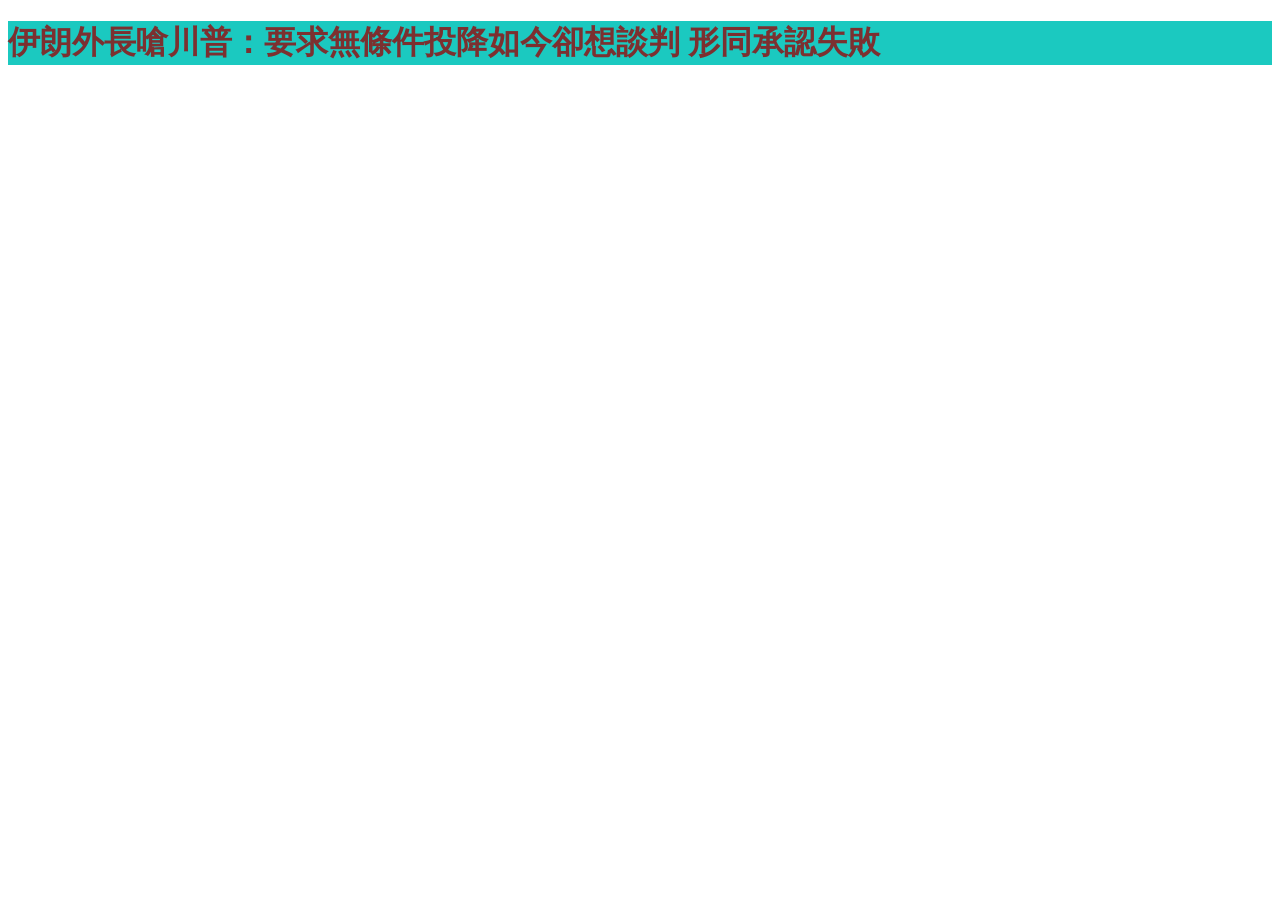
<file: 20260326/inline.html>
<!DOCTYPE html>
<html lang="en">
<head>
    <meta charset="UTF-8">
    <meta name="viewport" content="width=device-width, initial-scale=1.0">
    <title>inline css 行內樣式表</title>
</head>
<body>
    <h1 style="color:rgb(124, 48, 48);background-color: rgb(27, 201, 192);">伊朗外長嗆川普：要求無條件投降如今卻想談判 形同承認失敗</h1>
</body>
</html>
</file>
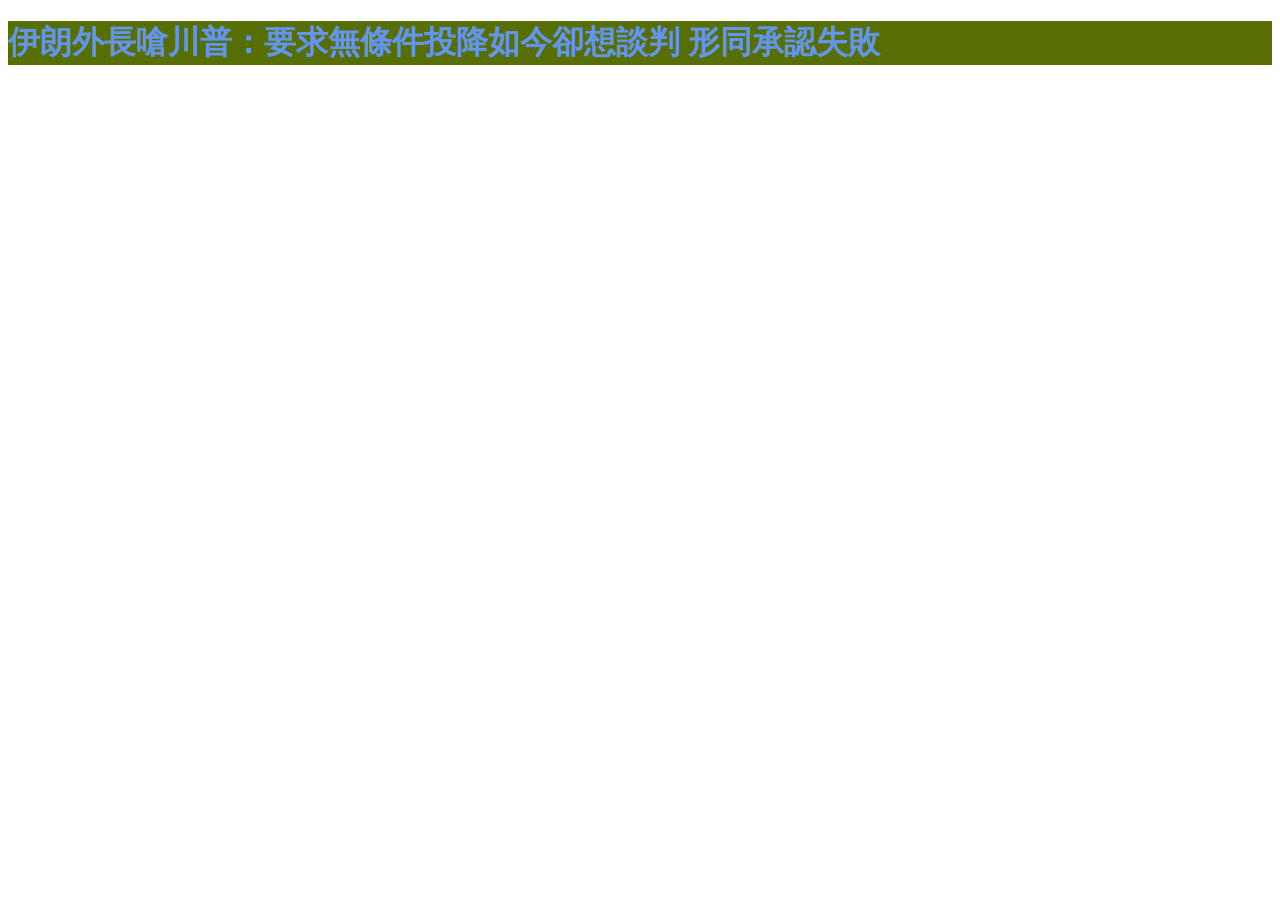
<file: 20260326/internal.html>
<!DOCTYPE html>
<html lang="en">
<head>
    <meta charset="UTF-8">
    <meta name="viewport" content="width=device-width, initial-scale=1.0">
    <title>Internal CSS 內部樣式表</title>
    <style>
        h1{
            color:cornflowerblue;
            background-color:rgb(87, 110, 3);
        }
    </style>
</head>
<body>
    <h1>伊朗外長嗆川普：要求無條件投降如今卻想談判 形同承認失敗</h1>
</body>
</html>
</file>
<file: css/style.css>
/* ==========================================
 INDEX.HTML
   ========================================== */


/*phan dau*/
.homepage-hero-banner {
    background-color: #f4fbf7; 
    padding: 60px 20px;        
    border-bottom: 2px dashed #198754; 
    margin-bottom: 40px;
}

/* tieu de  */
.homepage-hero-banner .hero-title {
    color: #198754;            
    font-size: 36px;
    font-weight: 700;
    letter-spacing: 2px;       
    margin-bottom: 15px;
    text-shadow: 1px 1px 2px rgba(0, 0, 0, 0.05); 
}

/* mo ta duoi tieu de*/
.homepage-hero-banner .hero-subtitle {
    color: #555555;         
    font-size: 18px;
    font-weight: 400;
}

/* gach duoi tieu de */
.homepage-hero-banner .hero-divider {
    width: 80px;
    height: 3px;
    background-color: orange;  
    margin: 20px auto 0 auto;  
}



/*do boc nut bam*/
.my-custom-nav {
    background-color: #198754; 
    box-shadow: 0 2px 5px rgba(0,0,0,0.1);
}




/* Khung boc anh */
.index-carousel {
    border: 3px solid #6fbb9a; 
    padding: 5px;
    background-color: #ffffff;
    box-shadow: 0 4px 10px rgba(0,0,0,0.05);
}

/* anh*/
.index-carousel .carousel-item img {
    height: 380px;        
    object-fit: cover;     
}

/* khoi van ban */
.index-intro-text {
    padding: 10px 20px;
}

.index-intro-text h2 {
    font-size: 28px;
    border-bottom: 2px solid orange; 
    padding-bottom: 10px;
    margin-bottom: 15px;
}

/* Định dạng các đoạn văn bản */
.index-intro-text p {
    font-size: 16px;
    line-height: 1.6;
    color: #444444;
    text-align: justify;
}


.btn-success {
    color: #fff;
    background-color: #198754; 
    border-color: #198754;
}


/* ==========================================
 ABOUT.HTML
   ========================================== */


about-simple-box {
    background: #ffffff;
    border: 2px solid orange;
    padding: 20px;
    width: 100%;
}

/* ==========================================
PORTFOLIO.HTML
   ========================================== */

/* Tong the*/
.custom-portfolio-card {
    background-color: #ffffff;
    border: 2px solid orange; /* Viền cam thô sơ giống trang About */
    border-radius: 20px;/* Xóa bỏ bo góc tròn của Bootstrap để tạo cảm giác phẳng dẹt */
}

/* card */
.custom-portfolio-card .portfolio-card-img {
    height: 220px;          
    object-fit: cover;        
    border-bottom: 2px solid orange; 
    border-radius: 20px 20px 0px 0px;
}

/* Phần thân chứa chữ của Card */
.custom-portfolio-card .card-body {
    padding: 20px;
    object-fit: cover;
}

/* san pham*/
.custom-portfolio-card .card-title {
    color: #198754;         
    font-size: 18px;
    border-bottom: 1px dashed #ced4da; 
    padding-bottom: 8px;
    margin-bottom: 12px;
}

/* doan mo ta san pham*/
.custom-portfolio-card .card-text {
    font-size: 14px;
    line-height: 1.6;
    color: #444444;
    text-align: justify;    
}
</file>
<file: 20260409/style.css>
.limelight-regular {
  font-family: "Limelight", sans-serif;
  font-weight: 400;
  font-style: normal;
}

.frame{
    width: 400px;
    padding: 100px;
    background:
        url(img/bg_frame01.png) left top no-repeat
        url(img/bg_frame02.png) right top no-repeat
        url(img/bg_frame03.png) right bottom no-repeat
        url(img/bg_frame01.png) right bottom no-repeat
}

header,nav,footer{
    text-align: center;
}

h1{
    width: 300px;
    margin: 40px auto;
    padding: 30px;
    border: 5px solid #95dbbd;
    background-color: #6fbb9a;
    color: #fff;
    font-size: 300%;
    text-align: center;
    line-height: 1;
    border-radius: 50%;
    text-shadow: 1px 1px 2px #307657;
    box-shadow: 0 0 10px rgba(0,0,0,0.5);
    background-image: linear-gradient(to bottom, #6fbb9a, #4a9d79);
    font-family: 'limeligh', cursive;
}   

.h{
    padding: 10px;
    margin-bottom: 30px;
    border: 1px dotted #94c8b1;
    border-left: 10px solid #d0e35b;
    color: #6fbb9a;
    border-radius: 5px 0 0 5px;
}

.h-sub{
    padding: 10px;
    background-color: #fbf9cc;
    color: #ff705b;
    border-radius: 10px;
    box-shadow: 0 0 5px 2px #ffd0ad inset;
}

h2{
    padding: 10px;
    margin-bottom: 30px;
    border: 1px dotted #94c8b1;
    border-left: 10px solid #d0e35b;
    color: #6fbb9a;
}

a{
    color: #df4839;
}

a:hover{
    text-align: center;
}

.menu li{
    list-style-type: none;
    display: inline-block;
    width: 180px;
    margin: 0 10px;
}
.menu a{
    display: block;
    padding: 10px;
    background: #6fbb9a;
    border-radius: 8px;
    color: #fff;
    text-decoration: none;
}
.menu a:hover{
    background: #90ddbb;
}

#contents{
    width: 798px;
    margin: 40px auto;
    padding: 40px 80px;
    border: 1px solid #f6bb9e;
    background-color: #fff;
}

.imgl{
    float: left;
    margin-right: 20px;
}

.imgr{
    float: right;
    margin-left: 20px;
}
.clear{
    clear: both;

}

.clearfix::after{
    content: "";
    display: block;
    clear: both;
}

.img-round{
    border-radius: 50%;
}

.more{
    text-align: right;
}

.more::after{
    content: url(img/ico_arrow.png);
    margin-left: 3px;
    vertical-align: middle;
}

body{
    background-color: #fbf9cc;
    background-image: url(img/bg.png);
    background-repeat: repeat-x;
}

section + section{
    margin-top: 80px;
}
</file>
<file: 20260429/style.css>
@charset "utf-8";

/*視窗背景色設定*/
body {
  background: #fbf9cc url(img/bg.png) repeat-x;
}

/*連結顏色設定*/
a {
  color: #df4839;
}
a:hover {
  color: #ff705b;
  text-decoration: none;
}

/*頁首,導航,頁尾的共通設定*/
header,nav,footer {
  text-align: center;
}

/*頁面標題設定*/
h1 {
  width: 300px;
  margin: 40px auto;
  padding: 30px;
  border: 5px solid #95dbbd;
  background-color: #6fbb9a;
  color: #fff;
  font-size: 300%;
  text-align: center;
  line-height: 1;
  border-radius: 50%;
  text-shadow: 1px 1px 2px #307657;
  box-shadow: 0 0 10px rgba(0,0,0,0.5);
  background-image: linear-gradient(to bottom, #6fbb9a, #4a9d79);
  font-family: 'Limelight', cursive;
}

/*內容區塊邊框設定*/
#contents {
  width: 798px;
  margin: 40px auto;
  padding: 40px 80px;
  border: 1px solid #f6bb9a;
  background-color: #fff;
}

.entryTable{
  border: 2px solid orange;
  width: 100%;
  border-collapse: collapse;
  margin-bottom: 20px;
}

.entryTable th, .entryTable td{
  border: 1px solid orange;
  padding: 10px 20px;
}

.entryTable th{
  text-align: left;
  width: 10em;
  background-color: #ffeeee;
}

.entryTable caption{
  margin-bottom: 10px;
}

.entryTable input[type="text"],
.entryTable input[type="email"],
.entryTable textarea{
  width: 100%;
  padding: 10px;
  border: 1px solid #ccc;
  box-sizing: border-box;
  font-size: 1em;
}

.entryTable input[type="text"]:focus,
.entryTable input[type="email"]:focus,
.entryTable textarea:focus{
  background-color: #ffffee;
  outline: none;
  border-left: 5px solid #ffa700;
}

.entryBtns input{
  width: 200px;
  margin: 0 10px;
  padding: 10px;
  background: #fff;
  border: 2px solid#f6bb9e;
  border-radius: 10px;
  font-size: 1em;
  -webkit-appearance: none;
}

.entryBtns input[type="submit"]{
  background: #fadccc;
}

.entryBtns input:hover{
  opacity: 0.7;
}
</file>
<file: 20260507/style.css>
body {
    font-family: "PingFang TC", "Microsoft JhengHei", sans-serif;
    background-color: #f0f2f5;
    margin: 0;
    display: flex;
    justify-content: center;
    padding: 20px;
}

.container {
    background-color: white;
    width: 100%;
    max-width: 600px;
    box-shadow: 0 4px 10px rgba(0,0,0,0.1);
    border-radius: 4px;
    overflow: hidden;
}

.header-image {
    width: 100%;
    height: 250px;
    object-fit: cover;
    /* Bạn có thể thay link ảnh sparkler của mình vào đây */
    background-image: url('https://images.unsplash.com/photo-1546955121-d0ba64964e34?q=80&w=1000&auto=format&fit=crop');
    background-size: cover;
    background-position: center;
}

.content {
    padding: 30px;
}

h1 {
    color: #4a6991;
    font-size: 24px;
    margin-bottom: 10px;
}

.description {
    font-size: 14px;
    color: #666;
    line-height: 1.6;
    margin-bottom: 30px;
}

.question {
    margin-bottom: 40px;
}

.question-title {
    font-weight: bold;
    font-size: 18px;
    color: #333;
    margin-bottom: 15px;
    display: flex;
    align-items: flex-start;
    color: #4a6991;
}

.question-number {
    margin-right: 10px;
}

.sub-text {
    display: block;
    font-size: 13px;
    color: #9a99;
    margin-bottom: 10px;
}

/* Input Text & Textarea */
input[type="text"] {
    width: 100%;
    border: none;
    border-bottom: 1px solid #4a6991;
    padding: 10px 0;
    font-size: 16px;
    outline: none;
}

textarea {
    width: 100%;
    border: 1px solid #4a6991;
    border-radius: 4px;
    padding: 10px;
    min-height: 100px;
    font-family: inherit;
    resize: vertical;
    box-sizing: border-box;
}

input[type="text"]:focus {
    border-bottom: 2px solid #4a6991;
}

/* Options Grid (Question 2) */
.options-grid {
    display: grid;
    grid-template-columns: 1fr 1fr;
    gap: 10px;
    color: #4a6991;
}

.option-item {
    border: 1px dotted #4a6991;
    width: 180%;
    border-radius: 4px;
    padding: 12px;
    display: flex;
    align-items: center;
    cursor: pointer;
    color: #4a6991;
}

.option-item:hover {
    background-color: #f5f7fa;
}

.radio-circle {
    width: 16px;
    height: 16px;
    border: 1px solid #dcdfe6;
    border-radius: 50%;
    margin-right: 10px;
}

/* Range Slider (Question 3) */
.slider-container {
    padding: 20px 0;
}

.slider-header {
    display: flex;
    justify-content: space-between;
    align-items: center;
    margin-bottom: 20px;
}

.currency-label {
    border: 1px solid #4a6991;
    color: #4a6991;
    border-radius: 50%;
    width: 25px;
    height: 25px;
    display: flex;
    align-items: center;
    justify-content: center;
    font-size: 12px;
}

input[type="range"] {
    width: 100%;
    appearance: none;
    height: 4px;
    background: #e4e7ed;
    outline: none;
}

input[type="range"]::-webkit-slider-thumb {
    appearance: none;
    width: 18px;
    height: 18px;
    background: white;
    border: 2px solid #4a6991;
    border-radius: 50%;
    cursor: pointer;
}

.slider-labels {
    display: flex;
    justify-content: space-between;
    color: #c0c4cc;
    font-size: 14px;
    margin-top: 10px;
}

/* Submit Button */
.submit-container {
    display: flex;
    justify-content: center;
    margin-top: 40px;
}

.btn-submit {
    background-color: #4a6991;
    color: white;
    border: none;
    padding: 12px 80px;
    font-size: 16px;
    border-radius: 4px;
    cursor: pointer;
    transition: background 0.3s;
}

.btn-submit:hover {
    background-color: #385273;
}




/* Tô màu cho phần đã kéo qua (Progress bar) */
input[type="range"] {
    background: linear-gradient(to right, #4a6991 0%, #4a6991 var(--value, 0%), #e4e7ed var(--value, 0%), #e4e7ed 100%);
    appearance: none;
    height: 6px;
    border-radius: 5px;
    outline: none;
}

/* Làm cho con trỏ tròn và đẹp hơn */
input[type="range"]::-webkit-slider-thumb {
    appearance: none;
    width: 20px;
    height: 20px;
    background: #fff;
    border: 2px solid #4a6991;
    border-radius: 50%;
    cursor: pointer;
}
</file>
<file: 20260514/style.css>
body{
    margin: 0px;
}

.menu li{
    list-style: none;
    display: inline-block;
    padding: 10px 20px;
    margin: 10px 0px;
}

.menu a{
    text-decoration: none;
    font-size: 1.2em;
    padding: 10px 20px;
    color: black;
}

header{
    display: flex;
    justify-content: center;
    align-items: flex-end;
    box-shadow: 0px 3px 2px 1px rgb(231, 231, 231);
}

main {
    margin-top: 100px;
    text-align: center;
    margin-bottom: 100px;
}

main h1{
    font-size: 3.3em;
}

main image{
    width: 800px;
}

.item{
    background-color: white;
    border-radius: 25px 25px 25px 25px;
    margin: 10px;
    border: 1px solid rgb(160, 160, 160);
    width: 350px;
    height: 450px;
    box-sizing: border-box;
    text-align: left;
    
}

.item h2, p{
    margin: 20px;
}



.item img{
    width: 349px;
    border-radius: 25px 25px 0px 0px;
}

.item input[type="submit"]{
    border: 1px solid rgb(128, 128, 128);
    background-color: white;
    border-radius: 35px;
    padding: 10px 20px;
    font-size: 1.1em;
    text-align: center;
    margin: 0px 20px;
}

.product{
    width: 70%;
    display: flex;
    flex-wrap: wrap;
    gap: 30px;
    justify-content: center;
    margin: 0px auto;
}
</file>
<file: 20260521/style.css>
/* === CÀI ĐẶT CHUNG === */
* {
    box-sizing: border-box;
    margin: 0;
    padding: 0;
}
main {
    font-family: 'Noto Sans TC', sans-serif;
    background-color: #f4f6f8;
    color: #333;
}

.hero {
    /* Thay link ảnh dưới đây bằng ảnh phong cảnh bạn thích */
    background-image: url('img/1.avif');
    background-size: cover;
    background-position: center;
    height: 400px;
    display: flex;
    flex-direction: column;
    justify-content: center;
    align-items: center;
    color: white;
    text-align: center;
    position: relative;
}

/* Lớp phủ mờ cho Banner để chữ dễ đọc hơn */
.hero::after {
    content: '';
    position: absolute;
    top: 0; left: 0; right: 0; bottom: 0;
    background: rgba(0, 160, 233, 0.3);
    z-index: 1;
}

.hero h1, .hero h2 {
    position: relative;
    z-index: 2;
    text-shadow: 2px 2px 4px rgba(0,0,0,0.5);
}

.hero h1 {
    font-size: 24px;
    font-weight: 400;
    margin-bottom: 10px;
}

.hero h2 {
    font-size: 42px;
    font-weight: 700;
}


.portfolio-section {
    padding: 50px 20px;
    max-width: 1200px;
    margin: 0 auto;
}

.container {
    display: flex;
    flex-wrap: wrap;        /* Cho phép xuống hàng */
    justify-content: space-between;
    gap: 30px;              /* Khoảng cách giữa các ô */
}

/* Mỗi ô chiếm gần 50% */
.item {
    flex: 0 1 calc(50% - 15px);
    background: #fff;
    border-radius: 8px;
    overflow: hidden;
    box-shadow: 0 4px 15px rgba(0,0,0,0.05);
    transition: transform 0.3s ease;
    position: relative;
}

.item:hover {
    transform: translateY(-5px);
    box-shadow: 0 8px 25px rgba(0,0,0,0.15);
}

/* Vùng chứa ảnh */
.imageWrapper {
    width: 100%;
    height: 300px;
    overflow: hidden;
}

.imageWrapper img {
    width: 100%;
    height: 100%;
    object-fit: cover;
}

/* Vùng chữ đè lên ảnh (Overlay) */
.imageOverlay {
    position: absolute;
    bottom: 0;
    left: 0;
    width: 100%;
    background: linear-gradient(transparent, rgba(0, 0, 0, 0.85));
    padding: 30px 20px 20px 20px;
    color: white;
}

.web-url {
    font-size: 14px;
    color: #d1d1d1;
    margin-bottom: 5px;
    letter-spacing: 1px;
}

.web-title {
    font-size: 22px;
    font-weight: 700;
}

nav{
    display: flex;
    justify-content: center;
    padding: 20px 0;
    margin: 35px;
    border-bottom: 1px solid #e7e7e7;
}
.menu li{
    list-style: none;
    display: inline-block;
    padding: 10px 20px;
    margin: 10px 0px;
}

.menu a{
    text-decoration: none;
    font-size: 1.2em;
    padding: 10px 20px;
    color: black;
}

nav{
    display: flex;
    justify-content: center;
    align-items: flex-end;
    box-shadow: 3px  rgb(231, 231, 231);
}
</file>
